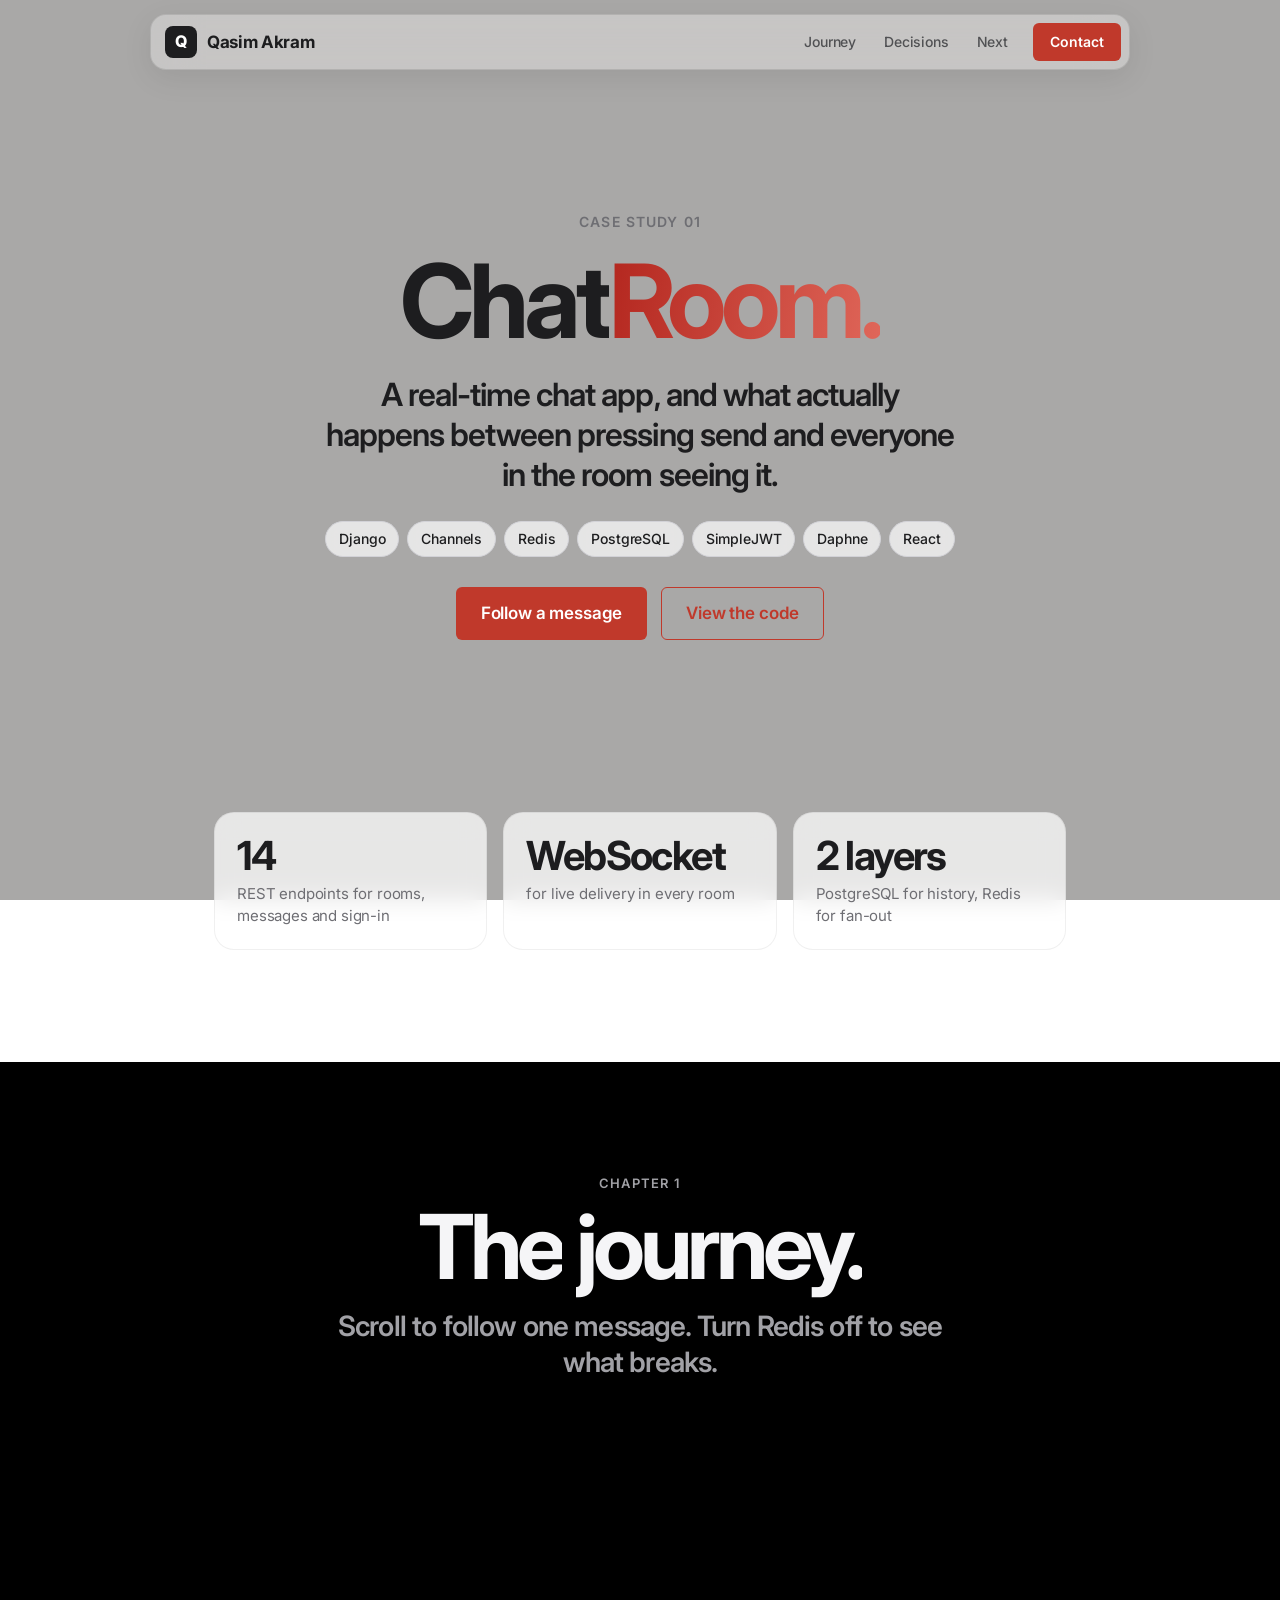
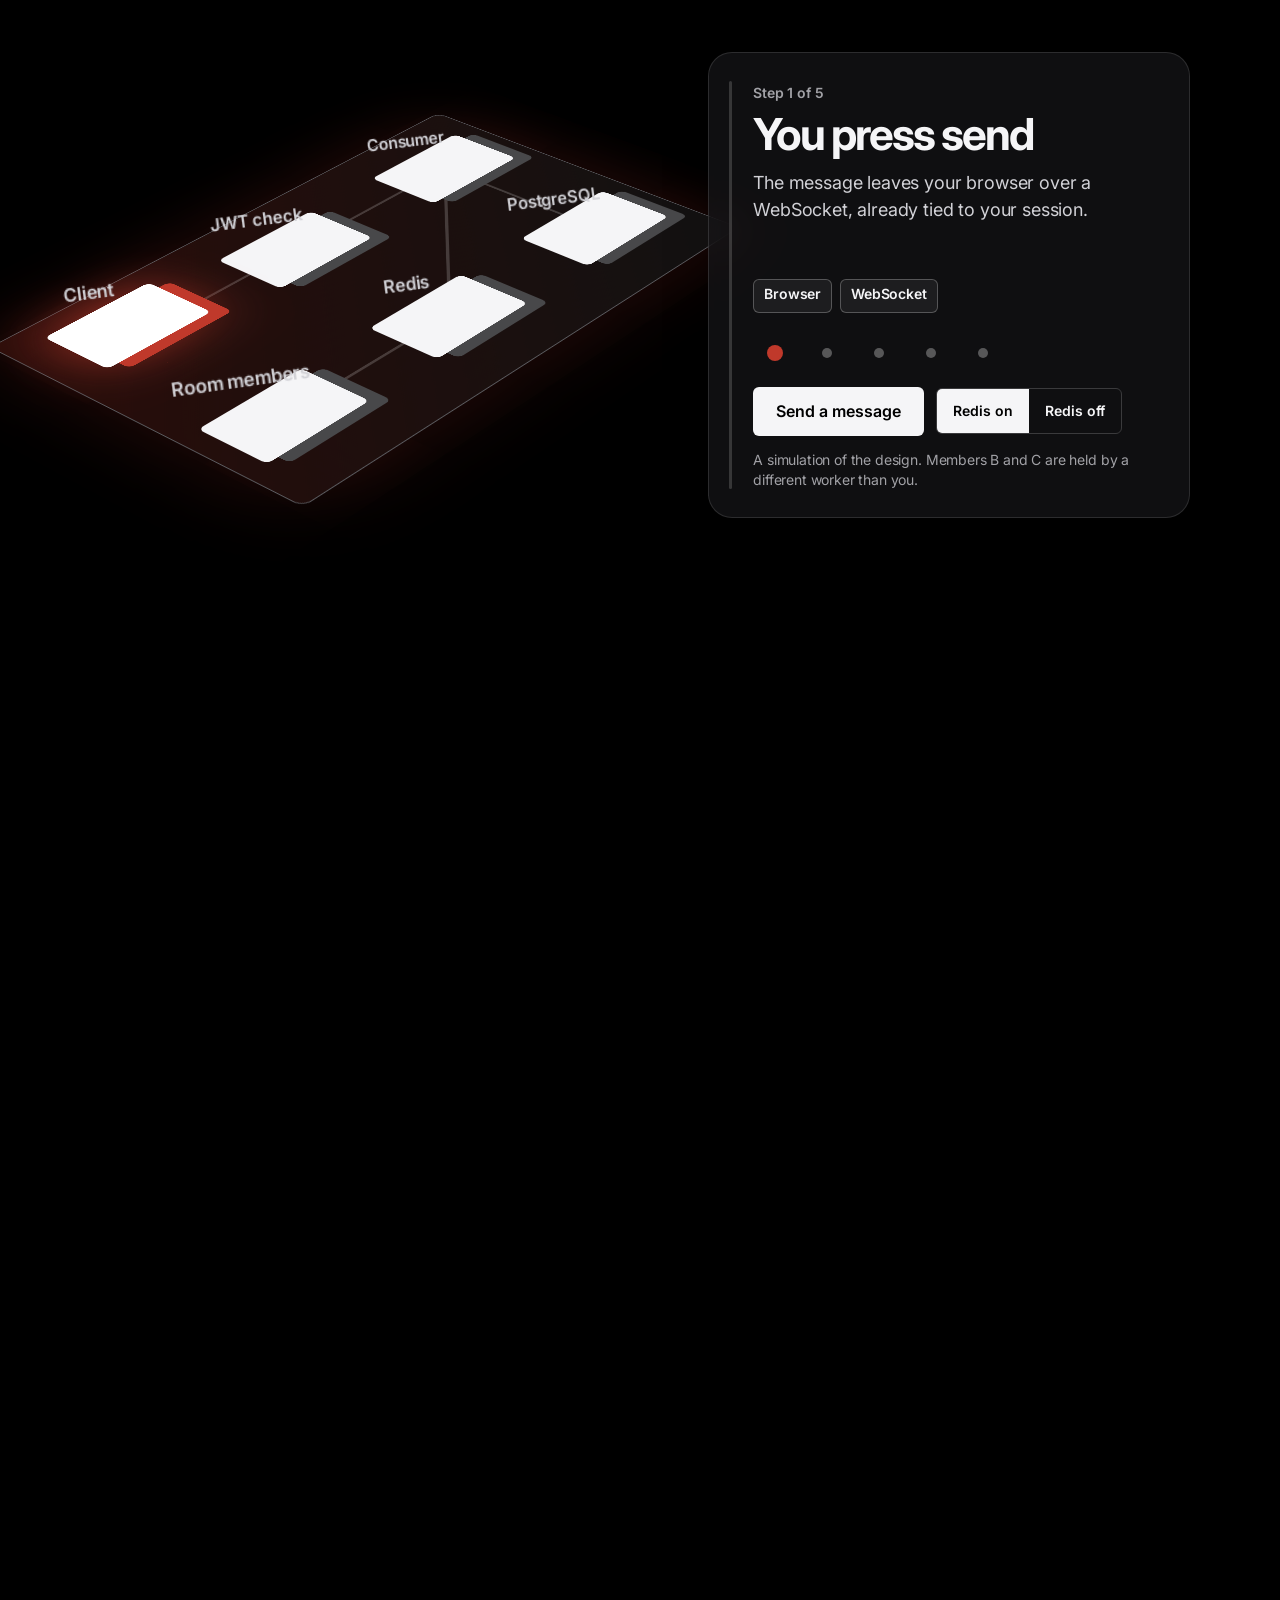
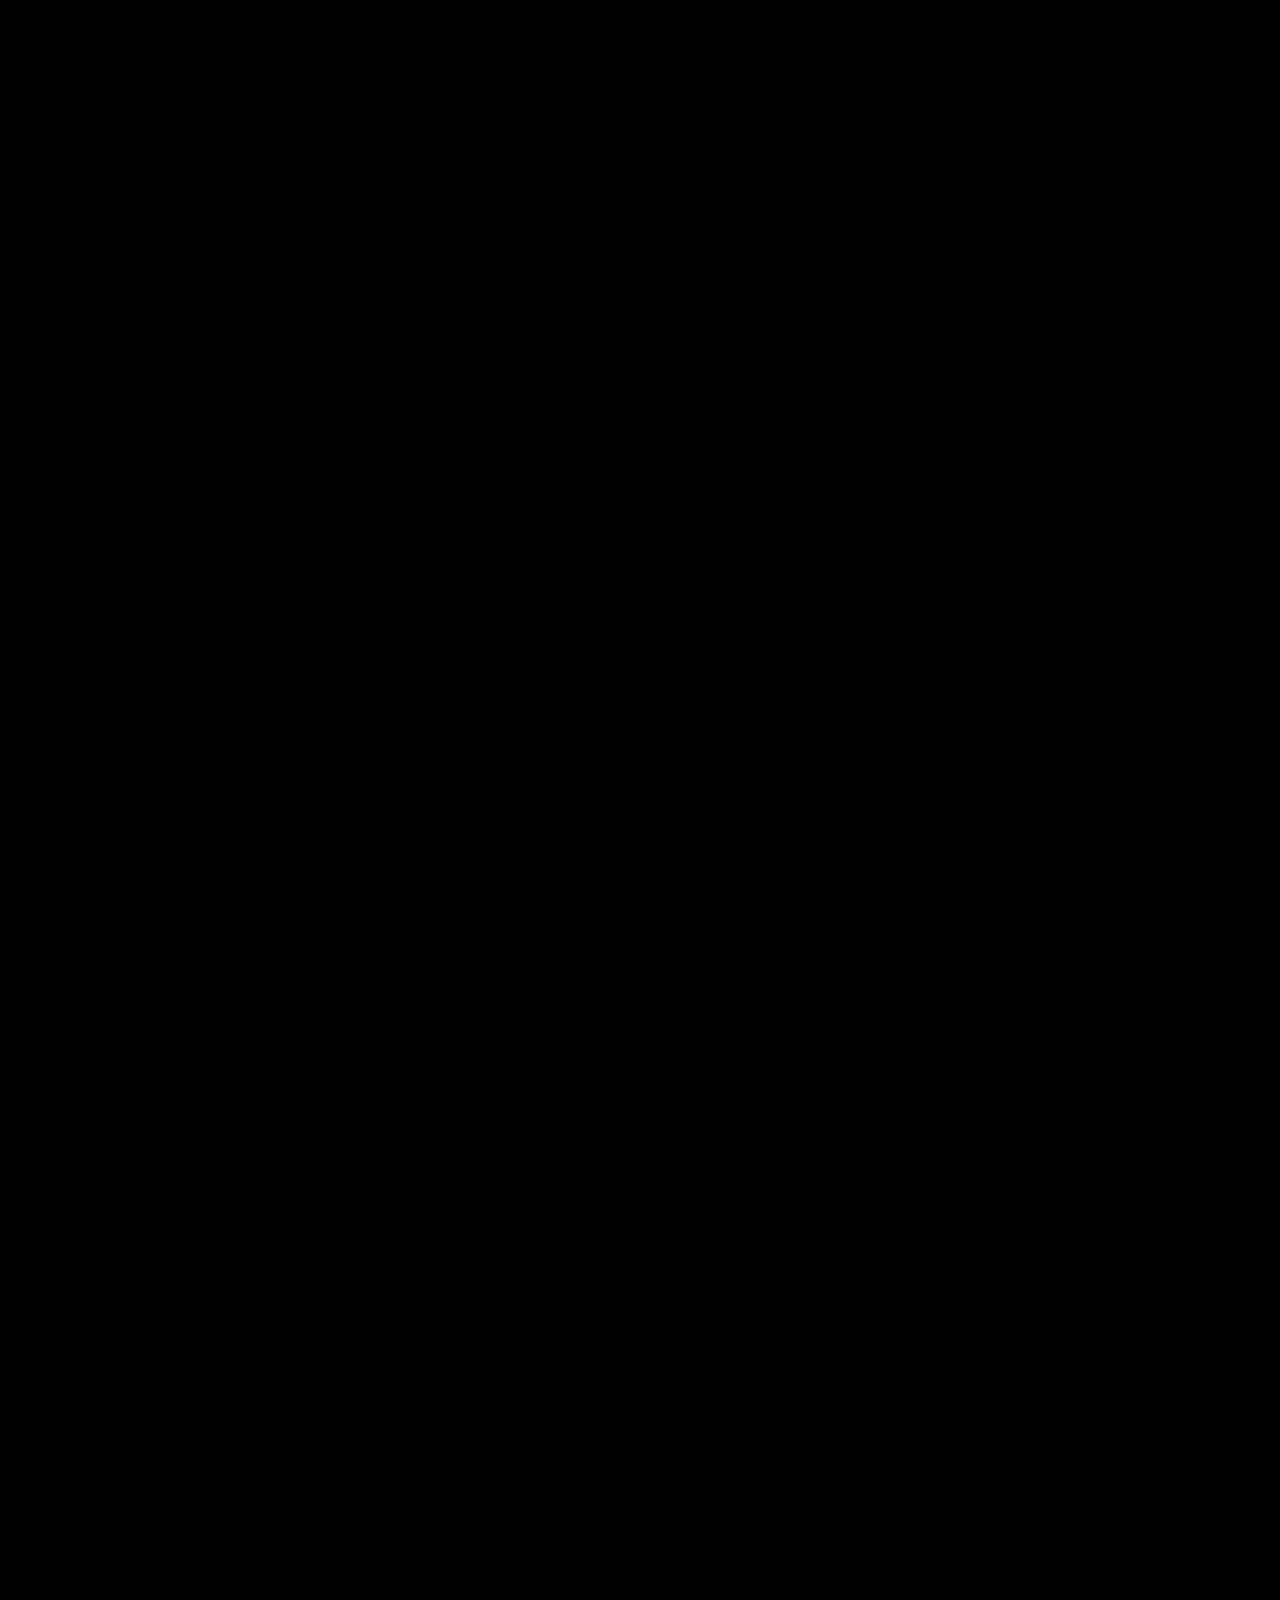
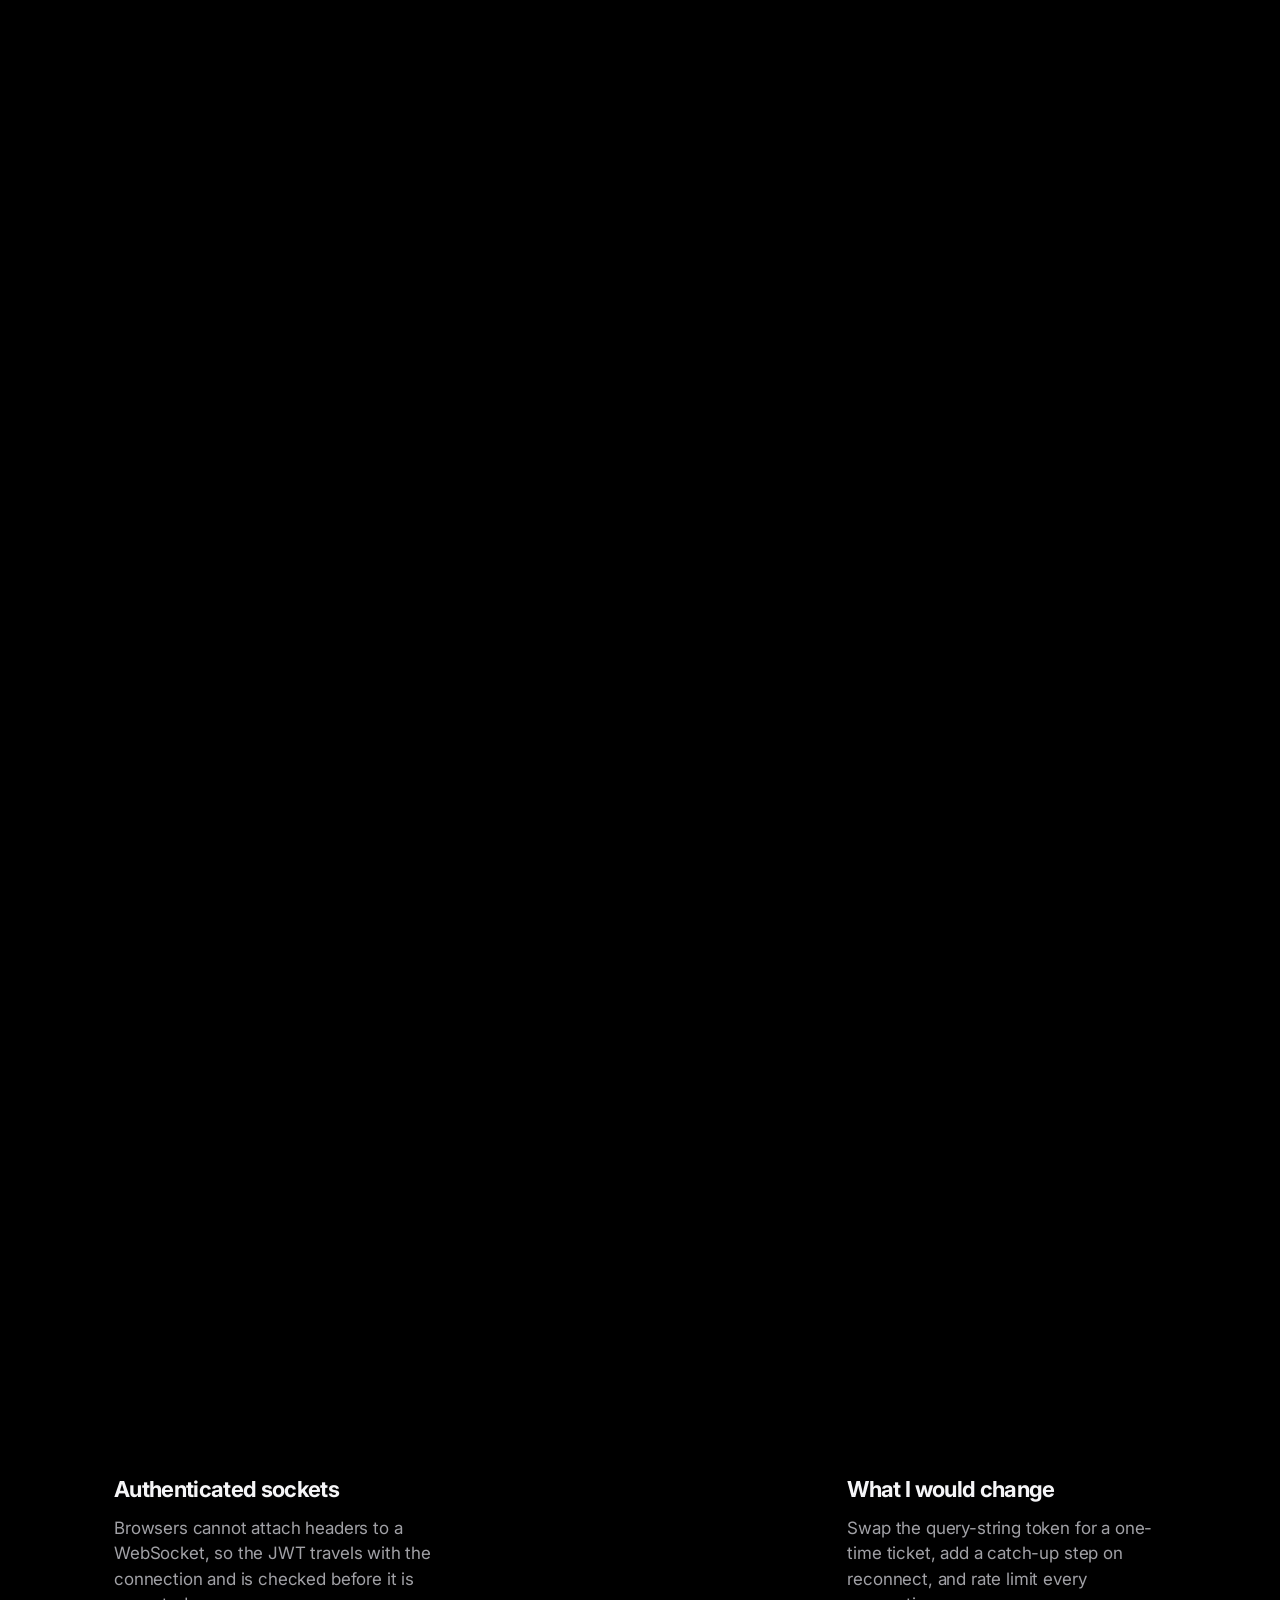
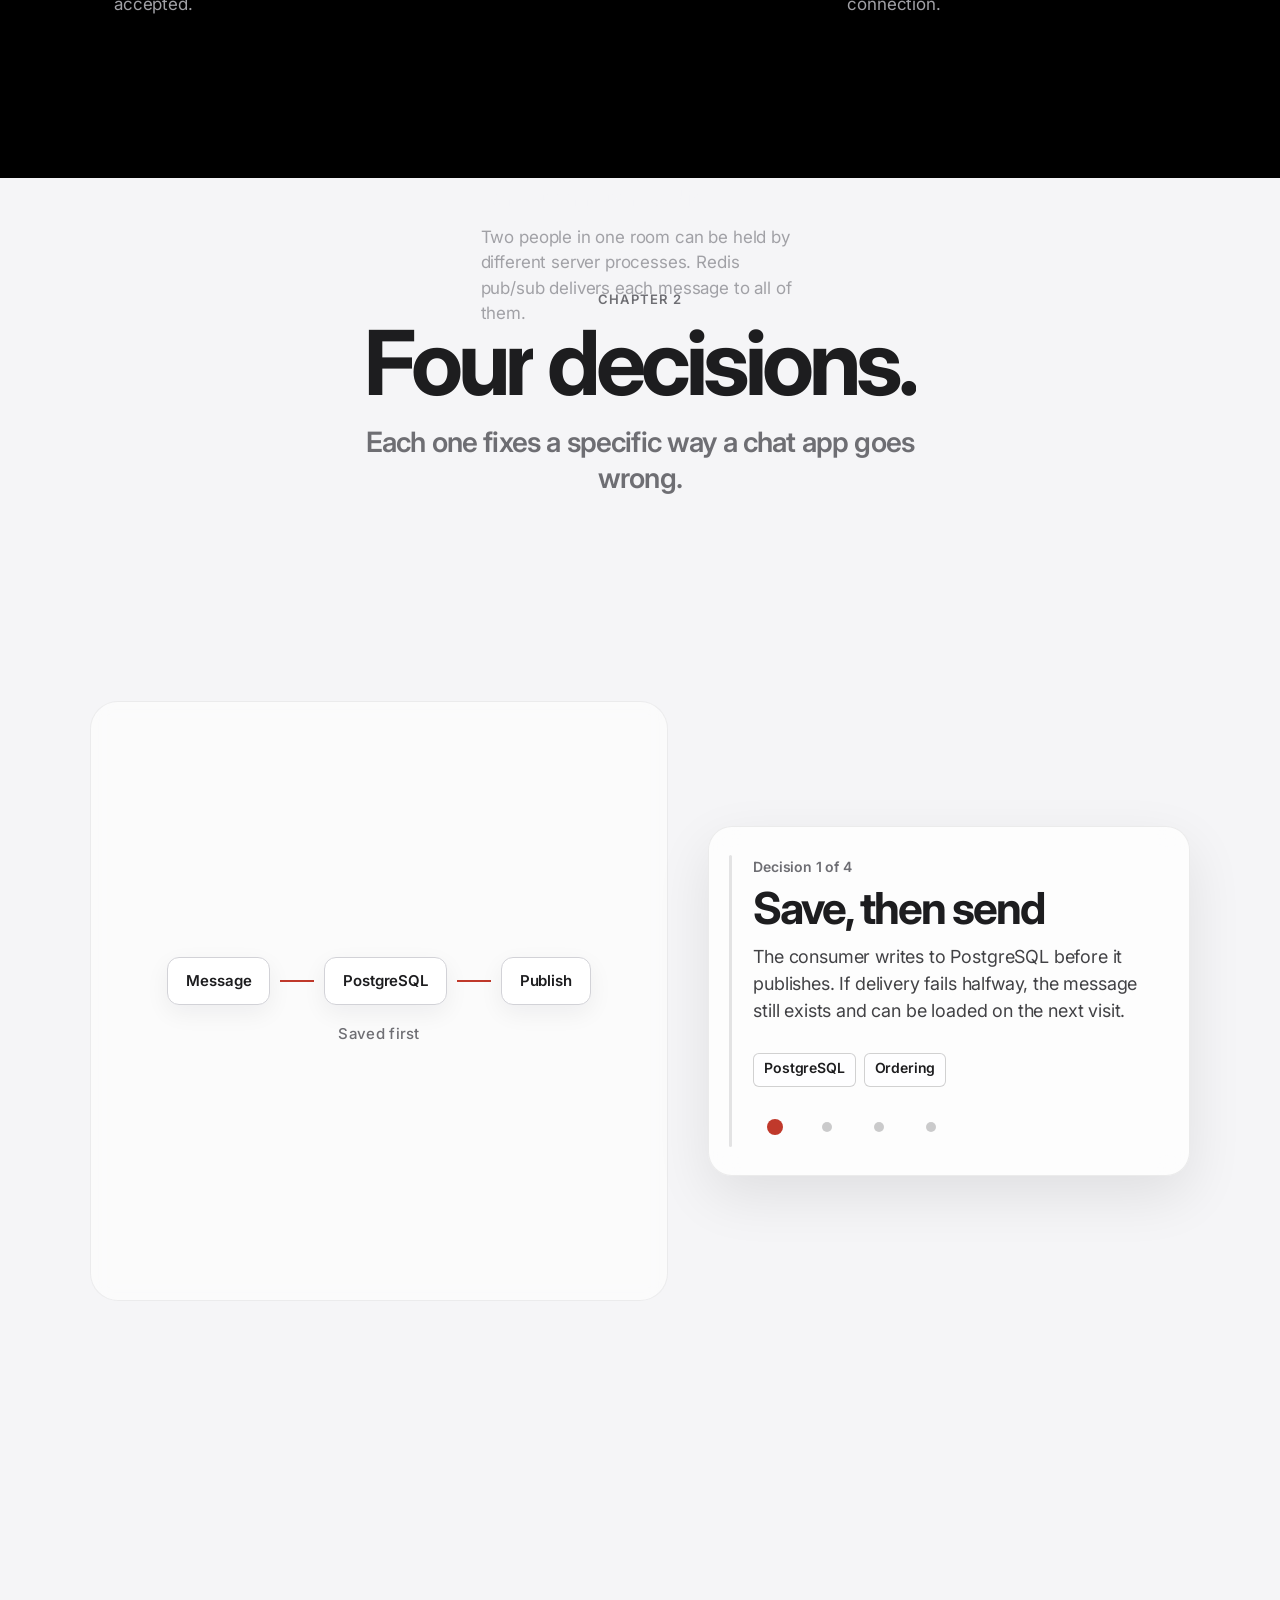
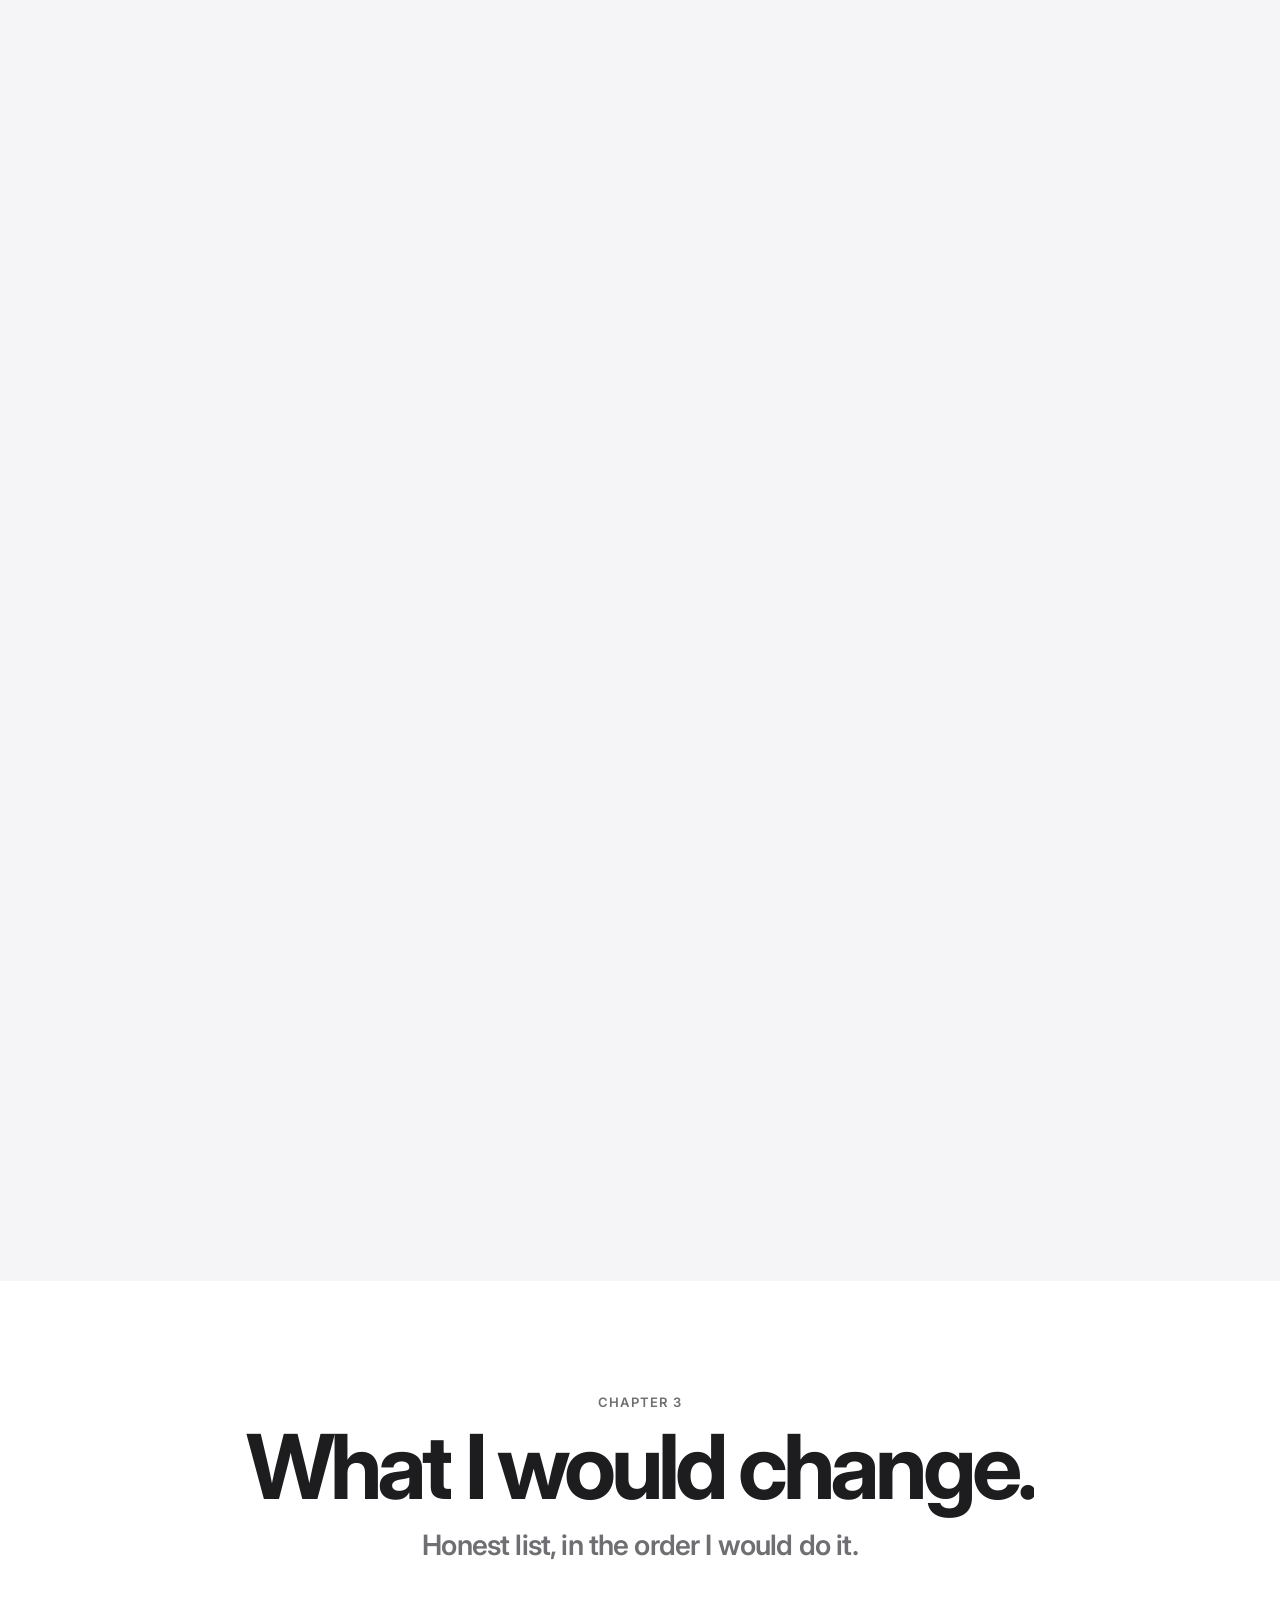
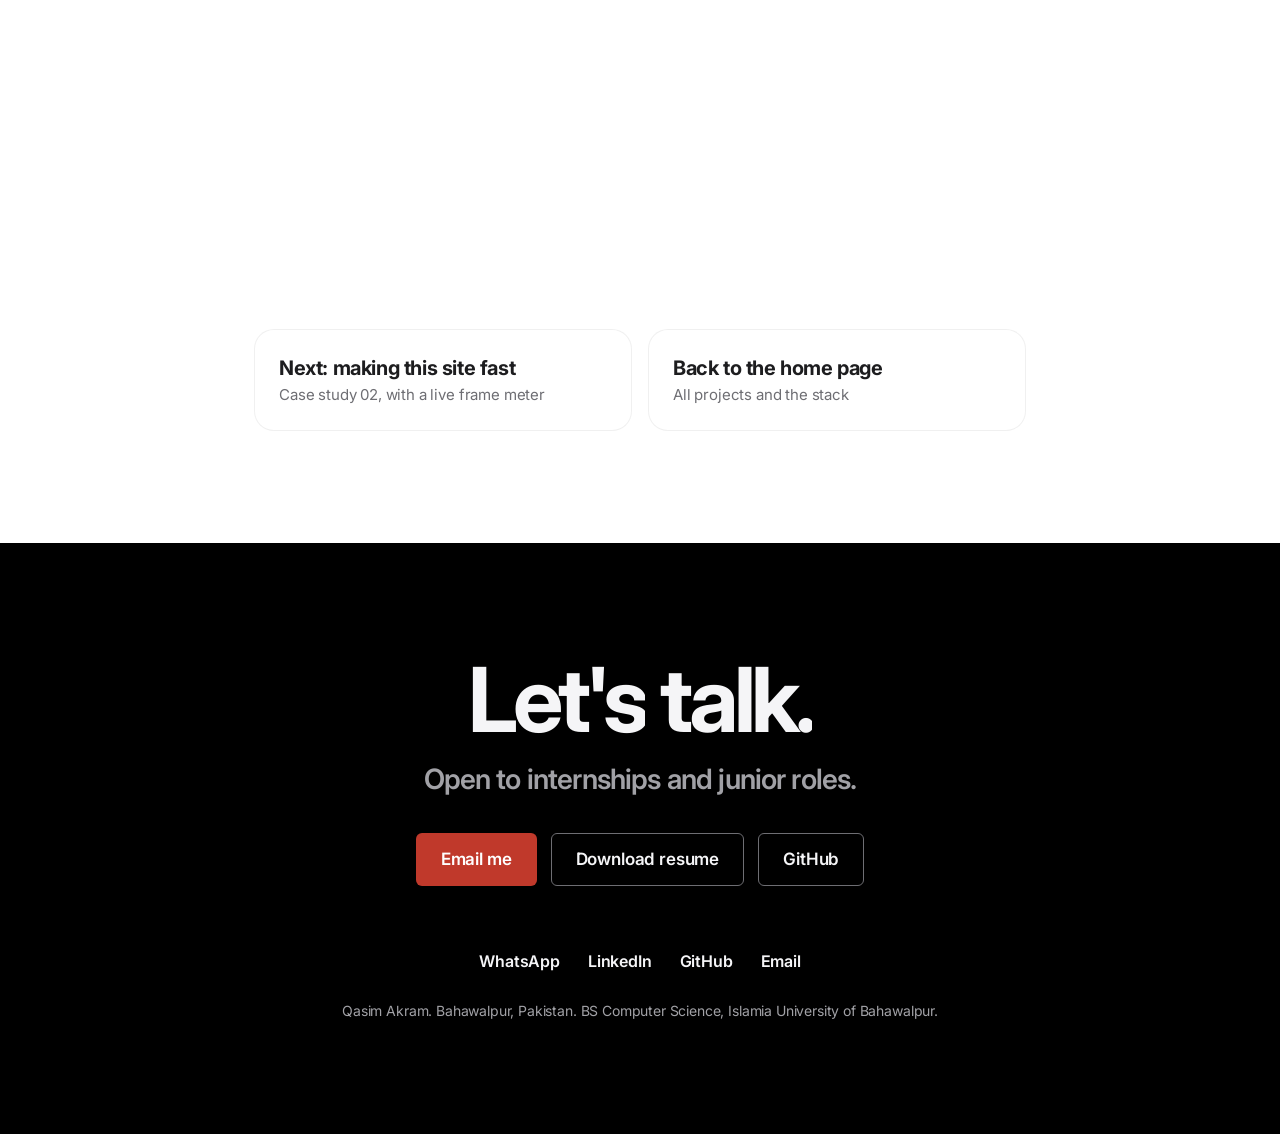
<file: case-chatroom.html>
<!DOCTYPE html>
<html lang="en">
<head>
<meta charset="UTF-8">
<meta name="viewport" content="width=device-width, initial-scale=1.0, viewport-fit=cover">
<meta name="theme-color" content="#ffffff">
<meta name="robots" content="index, follow">
<meta name="robots" content="max-image-preview:large">
<title>ChatRoom Architecture Case Study | Qasim Akram</title>
<meta name="description" content="Trace a ChatRoom message through authenticated WebSockets, Django Channels, Redis and PostgreSQL in this real-time chat case study.">
<link rel="canonical" href="https://qasimakram.vercel.app/case-chatroom">
<meta name="author" content="Muhammad Qasim Akram">
<meta property="og:type" content="article">
<meta property="og:title" content="ChatRoom Architecture Case Study | Qasim Akram">
<meta property="og:description" content="Follow a real-time chat message through authenticated WebSockets, Django Channels, Redis and PostgreSQL.">
<meta property="og:url" content="https://qasimakram.vercel.app/case-chatroom">
<meta property="og:image" content="https://qasimakram.vercel.app/img/og.jpg">
<meta property="og:image:alt" content="Qasim Akram portfolio preview">
<meta property="og:locale" content="en_US">
<meta name="twitter:card" content="summary_large_image">
<meta name="twitter:title" content="ChatRoom Architecture Case Study | Qasim Akram">
<meta name="twitter:description" content="An interactive walkthrough of ChatRoom's architecture and design decisions.">
<meta name="twitter:image" content="https://qasimakram.vercel.app/img/og.jpg">
<script type="application/ld+json">
{
  "@context": "https://schema.org",
  "@type": "TechArticle",
  "headline": "ChatRoom: A Real-Time Chat Message Journey",
  "author": {
    "@type": "Person",
    "name": "Muhammad Qasim Akram"
  },
  "datePublished": "2026-05-12",
  "url": "https://qasimakram.vercel.app/case-chatroom"
}
</script>
<link rel="icon" type="image/svg+xml" href="img/favicon.svg">
<link rel="preconnect" href="https://fonts.googleapis.com">
<link rel="preconnect" href="https://fonts.gstatic.com" crossorigin>
<link href="https://fonts.googleapis.com/css2?family=Inter:wght@400;500;600;700&display=swap" rel="stylesheet">
<link rel="stylesheet" href="site.css">
<link rel="stylesheet" href="case-studies.css">
</head>
<body>
<a class="skip" href="#main">Skip to content</a>
<div class="prog" id="prog" aria-hidden="true"></div>
<canvas class="bgfix" id="bgFixed" aria-hidden="true"></canvas>
<div class="floaters" id="floaters" aria-hidden="true"><i class="fl f1"></i><i class="fl f2"></i><i class="fl f3"></i><i class="fl f4"></i><i class="fl f5"></i><i class="fl f6"></i><i class="fl f7"></i><i class="fl f8"></i></div>

<header class="nav" id="nav">
  <div class="pill" id="pill">
    <a class="brand" href="/" aria-label="Qasim Akram, home"><i class="mark">Q</i><span>Qasim Akram</span></a>
    <nav class="menu" id="menu" aria-label="Sections">
      <span class="ind" id="ind" aria-hidden="true"></span>
<a href="#journey">Journey</a>
      <a href="#decisions">Decisions</a>
      <a href="#next">Next</a>
    </nav>
    <div class="reach">
      <button type="button" class="btn red sm" id="reachBtn" aria-expanded="false" aria-controls="reachPop">Contact</button>
      <div class="pop" id="reachPop" role="menu" hidden>
        <a role="menuitem" href="https://wa.me/923126442266" target="_blank" rel="noopener"><b>WhatsApp</b><span>+92 312 6442266</span></a>
        <a role="menuitem" href="mailto:qasimakram46@hotmail.com"><b>Email</b><span>qasimakram46@hotmail.com</span></a>
        <a role="menuitem" href="https://www.linkedin.com/in/qasimakram/" target="_blank" rel="me noopener"><b>LinkedIn</b><span>/in/qasimakram</span></a>
        <a role="menuitem" href="https://github.com/Muhammad-Qasim-Akram" target="_blank" rel="me noopener"><b>GitHub</b><span>Muhammad-Qasim-Akram</span></a>
        <a role="menuitem" href="img/Muhammad_Qasim_Akram_Resume.pdf"><b>Resume</b><span>PDF</span></a>
      </div>
    </div>
    <button class="burger" id="burger" aria-expanded="false" aria-controls="sheet" aria-label="Open menu"><span></span><span></span></button>
  </div>
  <div class="sheet" id="sheet" hidden>
    <nav aria-label="Sections"><a href="/">Home</a><a href="#journey">Journey</a><a href="#decisions">Decisions</a><a href="#next">Next</a><a href="#contact">Contact</a></nav>
    <div class="sheet-links">
      <a href="https://wa.me/923126442266" target="_blank" rel="noopener">WhatsApp</a>
      <a href="https://www.linkedin.com/in/qasimakram/" target="_blank" rel="me noopener">LinkedIn</a>
      <a href="https://github.com/Muhammad-Qasim-Akram" target="_blank" rel="me noopener">GitHub</a>
      <a href="mailto:qasimakram46@hotmail.com">Email</a>
    </div>
  </div>
</header>

<main id="main">
<section class="case-hero" id="top" data-mood="hero">
  <p class="kick">Case study 01</p>
  <h1>Chat<span class="grad">Room.</span></h1>
  <p class="lead">A real-time chat app, and what actually happens between pressing send and everyone in the room seeing it.</p>
  <ul class="chips" aria-label="Stack"><li>Django</li><li>Channels</li><li>Redis</li><li>PostgreSQL</li><li>SimpleJWT</li><li>Daphne</li><li>React</li></ul>
  <div class="row"><a class="btn red" href="#journey">Follow a message</a><a class="btn ghost" href="https://github.com/Muhammad-Qasim-Akram" target="_blank" rel="me noopener">View the code</a></div>
</section>

<section class="sec center" id="overview" data-mood="warm" style="padding-top:20px">
  <ul class="facts"><li><b>14</b><span>REST endpoints for rooms, messages and sign-in</span></li><li><b>WebSocket</b><span>for live delivery in every room</span></li><li><b>2 layers</b><span>PostgreSQL for history, Redis for fan-out</span></li></ul>
</section>

<!-- CHATROOM: pinned scroll story -->
<section class="sec dark pinsec" id="journey" data-mood="chat">
  <div class="wrap intro center">
    <p class="chap">Chapter 1</p><h2 class="big">The journey.</h2>
    <p class="sub">Scroll to follow one message. Turn Redis off to see what breaks.</p>
  </div>
  <div class="pinwrap" id="crPin" style="--n:5">
    <div class="pin">
      <div class="pin-grid">
        <div class="cr-stage" id="crStage" aria-label="3D view of a message travelling through ChatRoom. Drag to turn.">
          <div class="cr-plane" id="crPlane"></div>
        </div>
        <div class="story-card dk" aria-live="polite">
          <div class="rail" aria-hidden="true"><i id="crFill"></i></div>
          <p class="sc-step" id="crStep"></p>
          <h3 id="crTitle"></h3>
          <p class="sc-text" id="crText"></p>
          <div class="tags" id="crTags"></div>
          <div class="dots" id="crDots" role="group" aria-label="Steps"></div>
          <div class="sc-actions">
            <button type="button" class="btn light" id="send">Send a message</button>
            <div class="seg" role="group" aria-label="Redis">
              <button type="button" id="redisOn" aria-pressed="true">Redis on</button>
              <button type="button" id="redisOff" aria-pressed="false">Redis off</button>
            </div>
          </div>
          <p class="fine left">A simulation of the design. Members B and C are held by a different worker than you.</p>
        </div>
      </div>
    </div>
  </div>
  <div class="wrap outro center">
    <div class="cols">
      <div><h3>Authenticated sockets</h3><p>Browsers cannot attach headers to a WebSocket, so the JWT travels with the connection and is checked before it is accepted.</p></div>
      <div><h3>Fan-out through Redis</h3><p>Two people in one room can be held by different server processes. Redis pub/sub delivers each message to all of them.</p></div>
      <div><h3>What I would change</h3><p>Swap the query-string token for a one-time ticket, add a catch-up step on reconnect, and rate limit every connection.</p></div>
    </div>
    
  </div>
</section>



<section class="sec fog pinsec center" id="decisions" data-mood="cool">
  <div class="wrap intro"><p class="chap">Chapter 2</p><h2 class="big">Four decisions.</h2><p class="sub dim">Each one fixes a specific way a chat app goes wrong.</p></div>
  <div class="pinwrap" data-story data-label="Decision" id="dcPin" style="--n:4">
    <div class="pin"><div class="pin-grid">
      <div class="vis" aria-hidden="true"><div class="v"><i class="ring"></i><i class="ring"></i><i class="ring"></i><div class="flow"><span class="bx" style="--k:0">Message</span><i class="ar" style="--k:1"></i><span class="bx" style="--k:2">PostgreSQL</span><i class="ar" style="--k:3"></i><span class="bx" style="--k:4">Publish</span></div><p class="cap">Saved first</p></div><div class="v"><i class="ring"></i><i class="ring"></i><i class="ring"></i><div class="big-n">JWT</div><p class="cap">Checked before accept()</p></div><div class="v"><i class="ring"></i><i class="ring"></i><i class="ring"></i><div class="flow"><span class="bx" style="--k:0">Worker A</span><i class="ar" style="--k:1"></i><span class="bx" style="--k:2">Redis</span><i class="ar" style="--k:3"></i><span class="bx" style="--k:4">Worker B</span></div><p class="cap">One room, two processes</p></div><div class="v"><i class="ring"></i><i class="ring"></i><i class="ring"></i><div class="big-n">ASGI</div><p class="cap">HTTP and WebSockets together</p></div></div>
      <div class="story-card" aria-live="polite">
        <div class="rail" aria-hidden="true"><i></i></div>
        <p class="sc-step"></p><h3></h3><p class="sc-text"></p><div class="tags"></div>
        <div class="dots" role="group" aria-label="Decisions"></div>
      </div>
    </div></div>
    <script type="application/json">[{"t": "Save, then send", "d": "The consumer writes to PostgreSQL before it publishes. If delivery fails halfway, the message still exists and can be loaded on the next visit.", "g": ["PostgreSQL", "Ordering"]}, {"t": "Token before socket", "d": "Browsers cannot attach headers to a WebSocket, so the JWT rides along with the connection and is verified before the server accepts it.", "g": ["SimpleJWT", "Channels middleware"]}, {"t": "Redis between workers", "d": "Two people in one room can sit on different server processes. A channel layer on Redis passes each message to all of them.", "g": ["Redis pub/sub", "Channel layer"]}, {"t": "ASGI all the way", "d": "Daphne serves HTTP and WebSockets from the same Django project, so the REST API and the live part share one codebase and one auth system.", "g": ["Daphne", "Django REST Framework"]}]</script>
  </div>
</section>

<section class="sec center" id="next" data-mood="warm">
  <div class="wrap"><p class="chap">Chapter 3</p><h2 class="big">What I would change.</h2><p class="sub dim">Honest list, in the order I would do it.</p></div>
  <ol class="next" style="margin-top:40px">
    <li data-r="up"><div><b>One-time ticket instead of a query-string token</b><span>Tokens in URLs end up in logs. A short-lived ticket fixes that.</span></div></li>
    <li data-r="up"><div><b>Catch-up on reconnect</b><span>Ask the server for everything after the last message the client saw.</span></div></li>
    <li data-r="up"><div><b>Rate limit every connection</b><span>One noisy client should not be able to slow a room down.</span></div></li>
  </ol>
  <div class="xlinks"><a href="/case-portfolio"><b>Next: making this site fast</b><span>Case study 02, with a live frame meter</span></a><a href="/#highlights"><b>Back to the home page</b><span>All projects and the stack</span></a></div>
</section>

<!-- CONTACT -->
<section class="sec dark center" id="contact">
  <div class="wrap">
    <h2 class="big">Let's talk.</h2>
    <p class="sub">Open to internships and junior roles.</p>
    <div class="row c">
      <a class="btn red" href="mailto:qasimakram46@hotmail.com">Email me</a>
      <a class="btn line" href="img/Muhammad_Qasim_Akram_Resume.pdf">Download resume</a>
      <a class="btn line" href="https://github.com/Muhammad-Qasim-Akram" target="_blank" rel="me noopener">GitHub</a>
    </div>
    <ul class="social" aria-label="Find me elsewhere">
      <li><a href="https://wa.me/923126442266" target="_blank" rel="noopener">WhatsApp</a></li>
      <li><a href="https://www.linkedin.com/in/qasimakram/" target="_blank" rel="me noopener">LinkedIn</a></li>
      <li><a href="https://github.com/Muhammad-Qasim-Akram" target="_blank" rel="me noopener">GitHub</a></li>
      <li><a href="mailto:qasimakram46@hotmail.com">Email</a></li>
    </ul>
    <p class="foot">Qasim Akram. Bahawalpur, Pakistan. BS Computer Science, Islamia University of Bahawalpur.</p>
  </div>
</section>

</main>
<script src="site-interactions.js" defer></script>
</body>
</html>
</file>
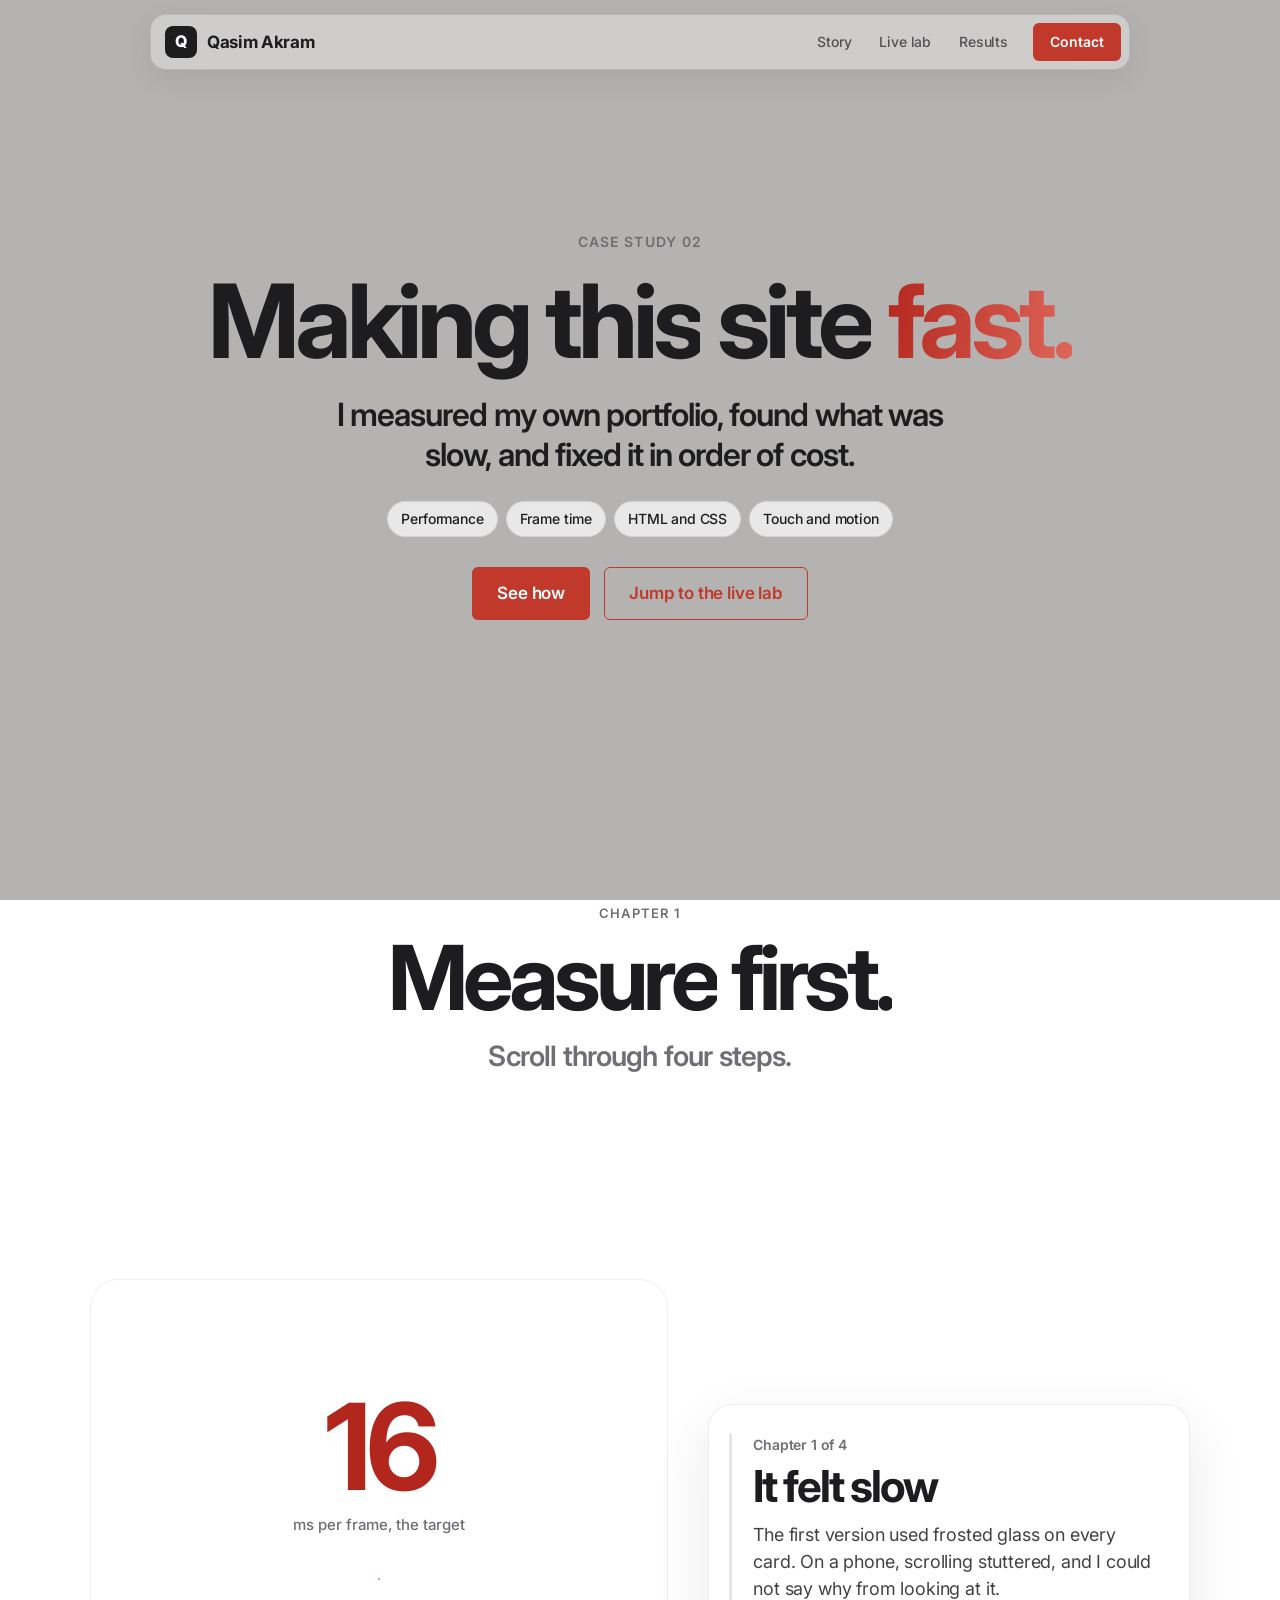
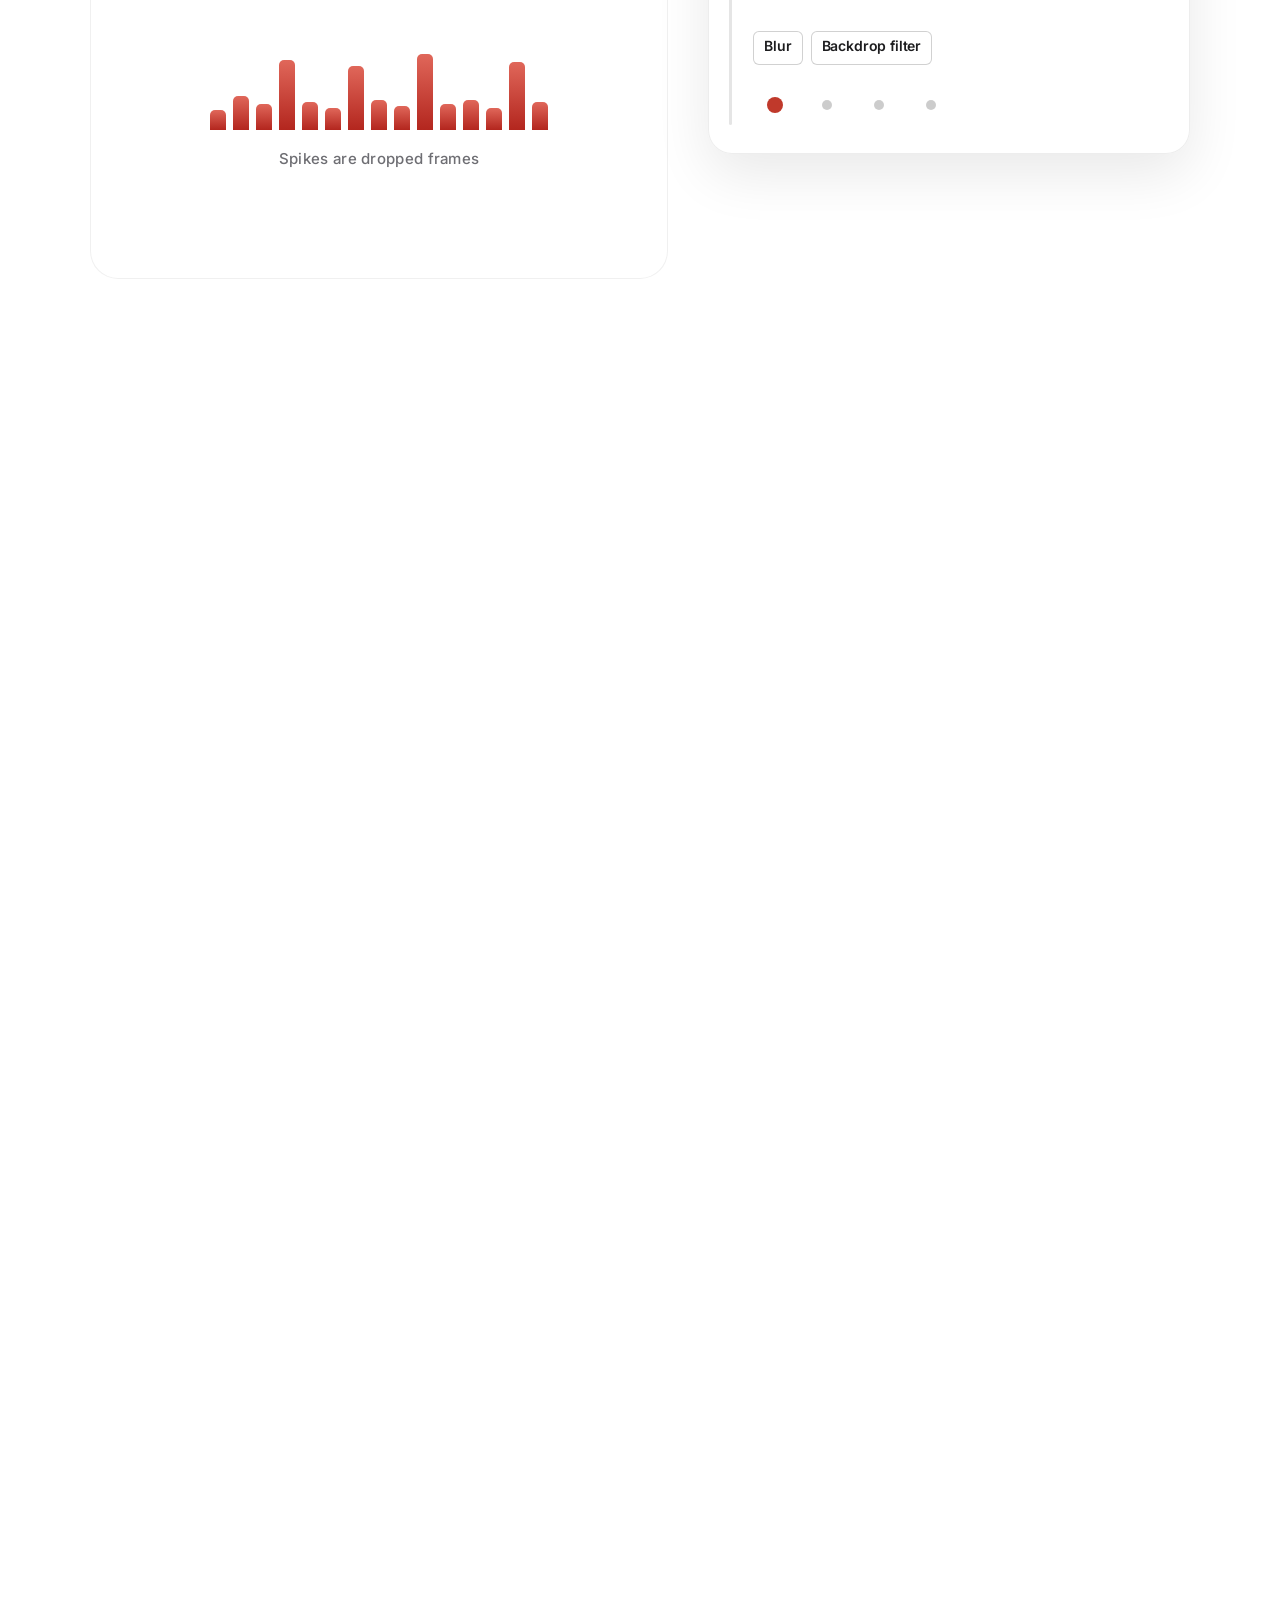
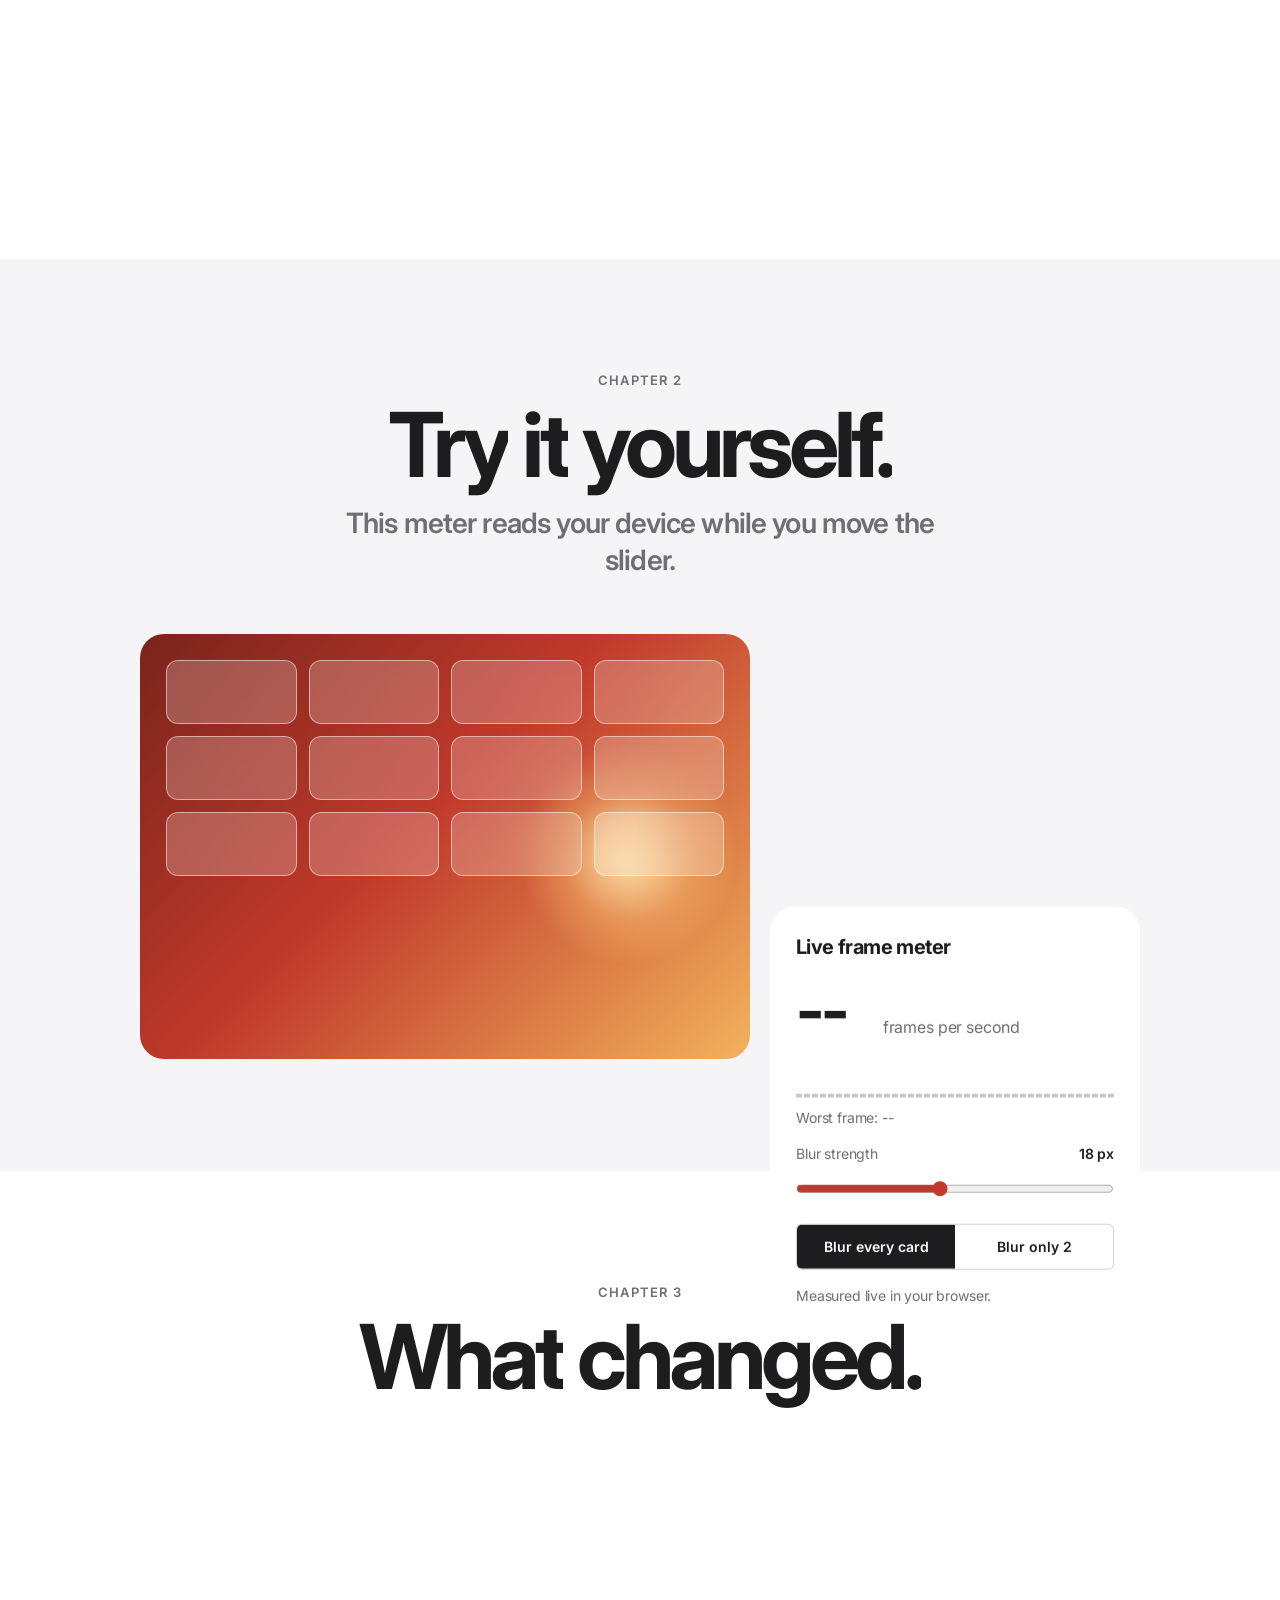
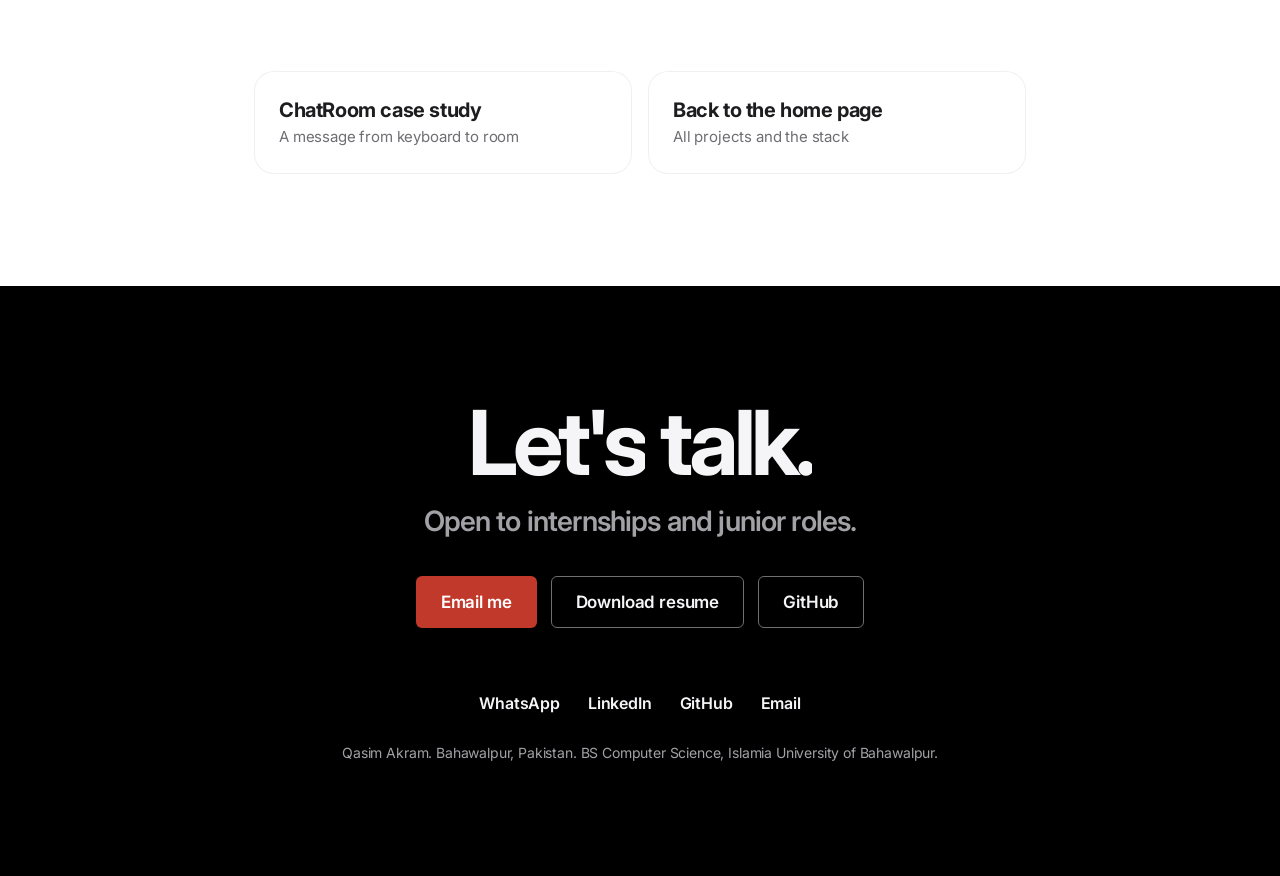
<file: case-portfolio.html>
<!DOCTYPE html>
<html lang="en">
<head>
<meta charset="UTF-8">
<meta name="viewport" content="width=device-width, initial-scale=1.0, viewport-fit=cover">
<meta name="theme-color" content="#ffffff">
<meta name="robots" content="index, follow">
<meta name="robots" content="max-image-preview:large">
<title>Portfolio Performance Case Study | Qasim Akram</title>
<meta name="description" content="See how I measured and improved my portfolio's performance, from reducing page weight to fixing an inefficient hover effect.">
<link rel="canonical" href="https://qasimakram.vercel.app/case-portfolio">
<meta name="author" content="Muhammad Qasim Akram">
<meta property="og:type" content="article">
<meta property="og:title" content="Portfolio performance case study | Qasim Akram">
<meta property="og:description" content="A practical performance audit with an interactive frame meter and reproductions of the fixes.">
<meta property="og:url" content="https://qasimakram.vercel.app/case-portfolio">
<meta property="og:image" content="https://qasimakram.vercel.app/img/og.jpg">
<meta property="og:image:alt" content="Qasim Akram portfolio preview">
<meta property="og:locale" content="en_US">
<meta name="twitter:card" content="summary_large_image">
<meta name="twitter:title" content="Portfolio performance case study | Qasim Akram">
<meta name="twitter:description" content="See what blur costs and how I fixed a card hover loop.">
<meta name="twitter:image" content="https://qasimakram.vercel.app/img/og.jpg">
<script type="application/ld+json">
{
  "@context": "https://schema.org",
  "@type": "TechArticle",
  "headline": "Making This Site Fast",
  "author": {
    "@type": "Person",
    "name": "Muhammad Qasim Akram"
  },
  "datePublished": "2025-10-18",
  "url": "https://qasimakram.vercel.app/case-portfolio"
}
</script>
<link rel="icon" type="image/svg+xml" href="img/favicon.svg">
<link rel="preconnect" href="https://fonts.googleapis.com">
<link rel="preconnect" href="https://fonts.gstatic.com" crossorigin>
<link href="https://fonts.googleapis.com/css2?family=Inter:wght@400;500;600;700&display=swap" rel="stylesheet">
<link rel="stylesheet" href="site.css">
<link rel="stylesheet" href="case-studies.css">
</head>
<body>
<a class="skip" href="#main">Skip to content</a>
<div class="prog" id="prog" aria-hidden="true"></div>
<canvas class="bgfix" id="bgFixed" aria-hidden="true"></canvas>
<div class="floaters" id="floaters" aria-hidden="true"><i class="fl f1"></i><i class="fl f2"></i><i class="fl f3"></i><i class="fl f4"></i><i class="fl f5"></i><i class="fl f6"></i><i class="fl f7"></i><i class="fl f8"></i></div>

<header class="nav" id="nav">
  <div class="pill" id="pill">
    <a class="brand" href="/" aria-label="Qasim Akram, home"><i class="mark">Q</i><span>Qasim Akram</span></a>
    <nav class="menu" id="menu" aria-label="Sections">
      <span class="ind" id="ind" aria-hidden="true"></span>
<a href="#story">Story</a>
      <a href="#lab">Live lab</a>
      <a href="#results">Results</a>
    </nav>
    <div class="reach">
      <button type="button" class="btn red sm" id="reachBtn" aria-expanded="false" aria-controls="reachPop">Contact</button>
      <div class="pop" id="reachPop" role="menu" hidden>
        <a role="menuitem" href="https://wa.me/923126442266" target="_blank" rel="noopener"><b>WhatsApp</b><span>+92 312 6442266</span></a>
        <a role="menuitem" href="mailto:qasimakram46@hotmail.com"><b>Email</b><span>qasimakram46@hotmail.com</span></a>
        <a role="menuitem" href="https://www.linkedin.com/in/qasimakram/" target="_blank" rel="me noopener"><b>LinkedIn</b><span>/in/qasimakram</span></a>
        <a role="menuitem" href="https://github.com/Muhammad-Qasim-Akram" target="_blank" rel="me noopener"><b>GitHub</b><span>Muhammad-Qasim-Akram</span></a>
        <a role="menuitem" href="img/Muhammad_Qasim_Akram_Resume.pdf"><b>Resume</b><span>PDF</span></a>
      </div>
    </div>
    <button class="burger" id="burger" aria-expanded="false" aria-controls="sheet" aria-label="Open menu"><span></span><span></span></button>
  </div>
  <div class="sheet" id="sheet" hidden>
    <nav aria-label="Sections"><a href="/">Home</a><a href="#story">Story</a><a href="#lab">Live lab</a><a href="#results">Results</a><a href="#contact">Contact</a></nav>
    <div class="sheet-links">
      <a href="https://wa.me/923126442266" target="_blank" rel="noopener">WhatsApp</a>
      <a href="https://www.linkedin.com/in/qasimakram/" target="_blank" rel="me noopener">LinkedIn</a>
      <a href="https://github.com/Muhammad-Qasim-Akram" target="_blank" rel="me noopener">GitHub</a>
      <a href="mailto:qasimakram46@hotmail.com">Email</a>
    </div>
  </div>
</header>

<main id="main">
<section class="case-hero" id="top" data-mood="hero">
  <p class="kick">Case study 02</p>
  <h1>Making this site <span class="grad">fast.</span></h1>
  <p class="lead">I measured my own portfolio, found what was slow, and fixed it in order of cost.</p>
  <ul class="chips"><li>Performance</li><li>Frame time</li><li>HTML and CSS</li><li>Touch and motion</li></ul>
  <div class="row"><a class="btn red" href="#story">See how</a><a class="btn ghost" href="#lab">Jump to the live lab</a></div>
</section>

<section class="sec center" id="story" data-mood="cool" style="padding-bottom:0">
  <div class="wrap intro"><p class="chap">Chapter 1</p><h2 class="big">Measure first.</h2><p class="sub dim">Scroll through four steps.</p></div>
  <div class="pinwrap" data-story data-label="Chapter" id="pfPin" style="--n:4">
    <div class="pin"><div class="pin-grid">
      <div class="vis" aria-hidden="true"><div class="v"><i class="ring"></i><i class="ring"></i><i class="ring"></i><div class="meter" style="color:#B3261E">16<small>ms per frame, the target</small></div><div class="bars"><i style="--h:20px;--k:0"></i><i style="--h:34px;--k:1"></i><i style="--h:26px;--k:2"></i><i style="--h:70px;--k:3"></i><i style="--h:28px;--k:4"></i><i style="--h:22px;--k:5"></i><i style="--h:64px;--k:6"></i><i style="--h:30px;--k:7"></i><i style="--h:24px;--k:8"></i><i style="--h:76px;--k:9"></i><i style="--h:26px;--k:10"></i><i style="--h:30px;--k:11"></i><i style="--h:22px;--k:12"></i><i style="--h:68px;--k:13"></i><i style="--h:28px;--k:14"></i></div><p class="cap">Spikes are dropped frames</p></div><div class="v"><i class="ring"></i><i class="ring"></i><i class="ring"></i><div class="big-n">ms</div><p class="cap">Read frame times, not impressions</p></div><div class="v"><i class="ring"></i><i class="ring"></i><i class="ring"></i><div class="bars ok"><i style="--h:22px;--k:0"></i><i style="--h:24px;--k:1"></i><i style="--h:20px;--k:2"></i><i style="--h:26px;--k:3"></i><i style="--h:22px;--k:4"></i><i style="--h:24px;--k:5"></i><i style="--h:21px;--k:6"></i><i style="--h:25px;--k:7"></i><i style="--h:23px;--k:8"></i><i style="--h:22px;--k:9"></i><i style="--h:24px;--k:10"></i><i style="--h:20px;--k:11"></i><i style="--h:26px;--k:12"></i><i style="--h:22px;--k:13"></i><i style="--h:24px;--k:14"></i></div><p class="cap">Same page, steadier frames</p></div><div class="v"><i class="ring"></i><i class="ring"></i><i class="ring"></i><div class="flow"><span class="bx" style="--k:0">Hover</span><i class="ar" style="--k:1"></i><span class="bx" style="--k:2">Tap</span><i class="ar" style="--k:3"></i><span class="bx" style="--k:4">Reduced motion</span></div><p class="cap">One effect, three ways in</p></div></div>
      <div class="story-card" aria-live="polite">
        <div class="rail" aria-hidden="true"><i></i></div>
        <p class="sc-step"></p><h3></h3><p class="sc-text"></p><div class="tags"></div>
        <div class="dots" role="group" aria-label="Chapters"></div>
      </div>
    </div></div>
    <script type="application/json">[{"t": "It felt slow", "d": "The first version used frosted glass on every card. On a phone, scrolling stuttered, and I could not say why from looking at it.", "g": ["Blur", "Backdrop filter"]}, {"t": "So I measured", "d": "I stopped guessing and read frame times. A smooth page draws every 16 ms. The meter below shows what your own device does.", "g": ["Frame time", "FPS"]}, {"t": "Fix the biggest cost first", "d": "Blur was the expensive part. Limiting it to the few cards that really need it cut the work per frame without changing how the page looks.", "g": ["Blur only what is needed"]}, {"t": "Check it on a phone", "d": "Hover effects have no touch equivalent, and some people turn motion off. Every effect now has a touch version and a reduced motion fallback.", "g": ["Touch parity", "Reduced motion"]}]</script>
  </div>
</section>

<section class="sec fog center" id="lab" data-mood="speed">
  <div class="wrap">
    <p class="chap">Chapter 2</p><h2 class="big">Try it yourself.</h2>
    <p class="sub dim">This meter reads your device while you move the slider.</p>
    <div class="lab">
      <div class="lab-view" id="labView">
        <div class="blob" id="blob"></div>
        <div class="tiles" id="tiles"></div>
      </div>
      <div class="lab-panel">
        <h3>Live frame meter</h3>
        <div class="fps"><b id="fps">--</b><span>frames per second</span></div>
        <div class="trace" id="trace" aria-hidden="true"></div>
        <p class="worst" id="worst">Worst frame: --</p>
        <label class="rng">Blur strength <output id="blurOut">18 px</output>
          <input type="range" id="blur" min="0" max="40" value="18">
        </label>
        <div class="seg two" role="group" aria-label="Which cards blur">
          <button type="button" id="mAll" aria-pressed="true">Blur every card</button>
          <button type="button" id="mTwo" aria-pressed="false">Blur only 2</button>
        </div>
        <p class="fine left" id="labNote">Measured live in your browser.</p>
      </div>
    </div>

    
  </div>
</section>

<section class="sec center" id="results" data-mood="warm">
  <div class="wrap"><p class="chap">Chapter 3</p><h2 class="big">What changed.</h2></div>
  <ul class="facts" style="margin-top:36px"><li data-r="up"><b>704 KB to 30 KB</b><span>Home page HTML, measured between two commits</span></li><li data-r="up"><b>Blur on 2</b><span>Instead of every card</span></li><li data-r="up"><b>Touch + reduced motion</b><span>For every hover effect</span></li></ul>
  <div class="xlinks"><a href="/case-chatroom"><b>ChatRoom case study</b><span>A message from keyboard to room</span></a><a href="/#highlights"><b>Back to the home page</b><span>All projects and the stack</span></a></div>
</section>

<!-- CONTACT -->
<section class="sec dark center" id="contact">
  <div class="wrap">
    <h2 class="big">Let's talk.</h2>
    <p class="sub">Open to internships and junior roles.</p>
    <div class="row c">
      <a class="btn red" href="mailto:qasimakram46@hotmail.com">Email me</a>
      <a class="btn line" href="img/Muhammad_Qasim_Akram_Resume.pdf">Download resume</a>
      <a class="btn line" href="https://github.com/Muhammad-Qasim-Akram" target="_blank" rel="me noopener">GitHub</a>
    </div>
    <ul class="social" aria-label="Find me elsewhere">
      <li><a href="https://wa.me/923126442266" target="_blank" rel="noopener">WhatsApp</a></li>
      <li><a href="https://www.linkedin.com/in/qasimakram/" target="_blank" rel="me noopener">LinkedIn</a></li>
      <li><a href="https://github.com/Muhammad-Qasim-Akram" target="_blank" rel="me noopener">GitHub</a></li>
      <li><a href="mailto:qasimakram46@hotmail.com">Email</a></li>
    </ul>
    <p class="foot">Qasim Akram. Bahawalpur, Pakistan. BS Computer Science, Islamia University of Bahawalpur.</p>
  </div>
</section>

</main>
<script src="site-interactions.js" defer></script>
</body>
</html>
</file>
<file: site.css>
:root{
  --white:#fff; --fog:#F5F5F7; --ink:#1D1D1F; --slate:#6E6E73; --line:#D2D2D7;
  --black:#000; --red:#C0392B; --coral:#F2A197; --dark-text:#F5F5F7; --dark-dim:#A1A1A6;
  --r:6px;
}
*{box-sizing:border-box;margin:0;padding:0}
html{scroll-behavior:smooth;scroll-padding-top:64px;-webkit-text-size-adjust:100%}
body{font-family:Inter,system-ui,-apple-system,"Segoe UI",sans-serif;color:var(--ink);background:var(--white);letter-spacing:-.01em;line-height:1.45;overflow-x:hidden}
a{color:inherit;text-decoration:none}
button{font:inherit;color:inherit;cursor:pointer;background:none;border:0}
:focus-visible{outline:3px solid #2D6CDF;outline-offset:3px;border-radius:4px}
.skip{position:absolute;left:-999px;top:8px;background:var(--ink);color:#fff;padding:10px 14px;border-radius:var(--r);z-index:50}
.skip:focus{left:8px}

/* buttons: rectangular, 6px */
.btn{display:inline-block;font-weight:600;font-size:17px;padding:13px 24px;border-radius:var(--r);border:1.5px solid transparent;text-align:center;transition:transform .2s,background .2s,color .2s}
.btn:active{transform:scale(.98)}
.btn.sm{font-size:14px;padding:8px 16px}
.btn.red{background:var(--red);color:#fff}
.btn.red:hover{background:#A93226}
.btn.ghost{border-color:var(--red);color:var(--red)}
.btn.ghost:hover{background:rgba(192,57,43,.08)}
.btn.light{background:var(--dark-text);color:#000}
.btn.line{border-color:#6E6E73;color:var(--dark-text)}
.btn.line:hover{border-color:#fff}
.row{display:flex;flex-wrap:wrap;gap:14px;justify-content:center;margin-top:30px}
.row.c{margin-top:36px}

/* type */
h1{font-weight:700;font-size:clamp(52px,9.4vw,128px);line-height:1;letter-spacing:-.055em}
h2{font-weight:700;font-size:clamp(34px,4.6vw,56px);letter-spacing:-.045em;line-height:1.05;margin-bottom:34px}
h2.big{font-size:clamp(46px,7vw,96px);letter-spacing:-.055em;line-height:1;margin-bottom:0}
h3{font-weight:700;letter-spacing:-.03em}
.grad{background:linear-gradient(100deg,#B3261E,#E0675A);-webkit-background-clip:text;background-clip:text;color:transparent}
.lead{margin:22px auto 0;font-size:clamp(21px,2.6vw,32px);line-height:1.25;font-weight:600;max-width:20em;letter-spacing:-.03em}
.mute{color:var(--slate)}
.sub{margin:16px auto 0;font-size:clamp(19px,2.4vw,28px);line-height:1.3;font-weight:600;max-width:22em;letter-spacing:-.03em;color:var(--dark-dim)}
.sub.dim{color:var(--slate)}
.sub.left{margin-left:0;margin-top:-18px;margin-bottom:34px;font-size:19px;font-weight:500}
.fine{margin-top:10px;font-size:14px;color:var(--dark-dim)}
.fine.left{color:var(--slate);margin-top:auto}
.foot{margin-top:80px;font-size:14px;color:var(--dark-dim)}

/* sections */
.sec{padding:112px 24px}
.sec.fog{background:var(--fog)}
.sec.dark{background:var(--black);color:var(--dark-text)}
.center{text-align:center}
.wrap{max-width:1100px;margin:0 auto}
.cols{display:grid;grid-template-columns:repeat(auto-fit,minmax(250px,1fr));gap:32px 48px;text-align:left;margin:72px 0 48px}
.cols h3{font-size:22px}
.cols p{margin-top:10px;font-size:17px;line-height:1.5;color:var(--dark-dim)}
.fog .cols p{color:var(--slate)}

/* hero */
.hero{position:relative;min-height:max(760px,100svh);height:100svh;padding:104px 0 0;overflow:hidden;display:flex;flex-direction:column;align-items:stretch;color:var(--ink);background:#F4F2EE}
.hero-topline{position:relative;z-index:2;display:flex;align-items:center;justify-content:space-between;width:min(1240px,100%);margin:0 auto;padding:0 clamp(20px,5vw,72px);color:rgba(29,29,31,.62);font-size:11px;font-weight:700;letter-spacing:.16em}
.hero-topline-mark{color:var(--red);font-size:20px}
.hero-title{position:relative;z-index:2;width:100%;margin:clamp(24px,5vh,54px) 0 0;overflow:hidden;font-size:clamp(72px,15.5vw,224px);font-weight:800;line-height:.9;letter-spacing:-.09em;white-space:nowrap}
.hero-title::before{content:"";position:absolute;z-index:-1;left:50%;top:50%;width:.58em;height:1.12em;transform:translate(-50%,-50%);background:var(--red)}
.hero-title-window{display:block;overflow:hidden;mask-image:linear-gradient(90deg,transparent,#000 8%,#000 92%,transparent);-webkit-mask-image:linear-gradient(90deg,transparent,#000 8%,#000 92%,transparent)}
.hero-title-track{display:flex;width:max-content;animation:hero-title-roll 24s linear infinite;will-change:transform}
.hero-title-set{position:relative;display:block;flex:none;padding-right:.24em;color:#171719}
.hero-title-outline{position:absolute;left:0;top:.035em;transform:translateX(.035em);-webkit-text-stroke:1px rgba(29,29,31,.38);color:transparent}
.hero-intro{position:relative;z-index:2;margin:clamp(20px,3.5vh,38px) auto 0;padding:0 20px;text-align:center}
.hero-name{font-size:clamp(14px,1.5vw,18px);font-weight:700;letter-spacing:.015em}
.hero-name span{color:rgba(29,29,31,.62);font-weight:500}
.hero .lead{margin:8px auto 0;font-size:clamp(16px,2vw,21px);line-height:1.4;font-weight:500;letter-spacing:0;color:rgba(29,29,31,.76)}
.hero .row{margin-top:18px}
.hero-orbit{position:relative;z-index:1;width:min(780px,100vw);height:clamp(360px,49vh,460px);flex:0 0 auto;margin:auto auto 0;overflow:visible;--orbit-radius:clamp(150px,25vw,270px)}
.hero-orbit-track{position:absolute;inset:0;transform-origin:50% 50%;animation:hero-orbit-roll 38s linear infinite;will-change:transform}
.hero-orbit:hover .hero-orbit-track,.hero-orbit:focus-within .hero-orbit-track{animation-play-state:paused}
.hero-project{position:absolute;left:50%;top:50%;display:flex;flex-direction:column;gap:8px;width:clamp(138px,16vw,205px);color:var(--ink);text-align:left;text-decoration:none;transform:translate(-50%,-50%) rotate(var(--orbit-angle)) translateY(calc(-1 * var(--orbit-radius))) rotate(calc(-1 * var(--orbit-angle)));transition:filter .3s}
.hero-project:nth-child(1){--orbit-angle:0deg}
.hero-project:nth-child(2){--orbit-angle:72deg}
.hero-project:nth-child(3){--orbit-angle:144deg}
.hero-project:nth-child(4){--orbit-angle:216deg}
.hero-project:nth-child(5){--orbit-angle:288deg}
.hero-project:hover,.hero-project:focus-visible{z-index:2;filter:drop-shadow(0 14px 22px rgba(0,0,0,.2))}
.hero-project-image{display:block;width:100%;aspect-ratio:1.42;overflow:hidden;border:1px solid rgba(29,29,31,.12);border-radius:8px;background:#e4e1dc;box-shadow:0 12px 30px rgba(20,18,16,.14)}
.hero-project:first-child .hero-project-image{aspect-ratio:1}
.hero-project-image img{display:block;width:100%;height:100%;object-fit:cover;transition:transform .6s cubic-bezier(.22,1,.36,1),filter .4s}
.hero-project:hover .hero-project-image img,.hero-project:focus-visible .hero-project-image img{transform:scale(1.08);filter:saturate(1.12)}
.hero-project-label{display:flex;align-items:baseline;justify-content:space-between;gap:8px;padding:0 2px;color:rgba(29,29,31,.62);font-size:10px;letter-spacing:.02em}
.hero-project-label b{color:var(--ink);font-size:11px;letter-spacing:.1em}
@keyframes hero-title-roll{to{transform:translate3d(-50%,0,0)}}
@keyframes hero-orbit-roll{to{transform:rotate(360deg)}}
.stackview{position:relative;max-width:1000px;margin:36px auto 0;display:grid;grid-template-columns:minmax(0,1fr) 250px;gap:0 20px;align-items:center}
.stack-stage{height:620px;perspective:2400px;touch-action:pan-y;cursor:grab;position:relative;user-select:none;-webkit-user-select:none}
.stack-stage:active{cursor:grabbing}
.stack{position:absolute;left:50%;top:50%;width:540px;height:350px;margin:-175px 0 0 -270px;transform-style:preserve-3d;transform:rotateX(var(--rx,62deg)) rotateZ(var(--rz,-36deg));transition:transform .5s cubic-bezier(.22,1,.36,1)}
.stack.drag{transition:none}
.layer{position:absolute;inset:0;transform-style:preserve-3d;transform:translateZ(calc(var(--i)*92px + var(--lift,0px)));transition:transform .45s cubic-bezier(.22,1,.36,1)}
.layer.on{--lift:44px}
.l0{--i:0}.l1{--i:1}.l2{--i:2}.l3{--i:3}
.face{position:absolute;inset:0;border-radius:18px;background:rgba(245,245,247,.94);border:1px solid #C7C7CC;transition:box-shadow .3s,border-color .3s,background .3s}
.l0 .face{background:#E8E8ED;box-shadow:0 60px 80px rgba(0,0,0,.2)}
.l2 .face{background:rgba(255,255,255,.92)}
.layer.on .face{border-color:var(--red);box-shadow:0 0 60px rgba(192,57,43,.28)}
.face.top{background:linear-gradient(135deg,#fff,#F7E3DF);border:1.5px solid var(--red)}
.bar{position:absolute;left:34px;height:12px;background:#C7C7CC;border-radius:4px}
.bar.w1{top:34px;width:150px;background:var(--ink);height:14px}
.bar.w2{top:64px;width:260px}.bar.w3{top:84px;width:200px}
.blk{position:absolute;top:130px;width:112px;height:64px;background:#fff;border:1px solid #C7C7CC;border-radius:8px;left:162px}
.blk.a{left:34px;background:var(--red);border-color:var(--red)}
.blk:nth-of-type(6){left:290px}
.layer-list{list-style:none;text-align:left;display:flex;flex-direction:column;gap:6px}
.layer-list button{display:block;width:100%;text-align:left;padding:14px 16px;border-radius:12px;border:1.5px solid transparent;transition:background .3s,border-color .3s,color .3s,transform .35s cubic-bezier(.22,1,.36,1)}
.layer-list button:hover,.layer-list button:focus-visible{background:var(--fog);border-color:rgba(192,57,43,.22);color:var(--red);transform:translateX(4px)}
.layer-list button.on{border-color:var(--red);background:#fff}
.layer-list b{display:block;font-size:20px;letter-spacing:-.02em}
.layer-list span{display:block;font-size:15px;color:var(--slate);line-height:1.4;margin-top:2px;transition:color .3s}
.layer-list button:hover span,.layer-list button:focus-visible span{color:var(--ink)}
.hint{grid-column:1/-1;font-size:14px;color:var(--slate);padding:8px 0 56px}

/* highlights */
.cards{display:grid;grid-template-columns:repeat(auto-fit,minmax(240px,1fr));gap:20px}
.card{background:#fff;border-radius:24px;padding:32px 28px 28px;min-height:300px;display:flex;flex-direction:column;justify-content:space-between;gap:24px;transition:transform .4s cubic-bezier(.22,1,.36,1),box-shadow .4s,border-color .3s}
.card:hover,.card:focus-visible{transform:translateY(-6px);box-shadow:0 22px 44px rgba(0,0,0,.12),inset 0 0 0 1px rgba(192,57,43,.3)}
.card h3{font-size:28px;line-height:1.12;letter-spacing:-.04em;transition:color .3s}
.card p{font-size:16px;line-height:1.45;color:var(--slate);transition:color .3s}
.more{display:inline-block;margin-top:14px;font-weight:600;font-size:15px;color:var(--red);transition:color .3s,transform .35s cubic-bezier(.22,1,.36,1)}
.card:hover h3,.card:focus-visible h3{color:var(--red)}
.card:hover p,.card:focus-visible p{color:var(--ink)}
.card:hover .more,.card:focus-visible .more{color:#8F2B20;transform:translateX(4px)}
#highlights .card{position:relative;border:1px solid transparent}
#highlights .card:hover,#highlights .card:focus-visible{transform:translateY(-2px);border-color:rgba(192,57,43,.28);box-shadow:0 14px 30px rgba(0,0,0,.08)}
#highlights .card h3{transition:color .25s}
#highlights .card:hover h3,#highlights .card:focus-visible h3{color:var(--red)}

/* chatroom demo */
.cr-stage{position:relative;height:520px;max-width:900px;margin:30px auto 10px;perspective:2200px;touch-action:pan-y;cursor:grab;user-select:none;-webkit-user-select:none}
.cr-stage:active{cursor:grabbing}
.cr-plane{position:absolute;left:50%;top:50%;width:560px;height:340px;margin:-170px 0 0 -280px;transform-style:preserve-3d;transform:scale(1.2) rotateX(var(--rx,60deg)) rotateZ(var(--rz,-34deg));transition:transform .5s cubic-bezier(.22,1,.36,1)}
.cr-plane.drag{transition:none}
.cr-base{position:absolute;inset:0;border:1.5px solid #5A5A5E;background:linear-gradient(135deg,rgba(192,57,43,.22),rgba(255,255,255,.07));border-radius:10px;box-shadow:0 0 90px rgba(192,57,43,.25)}
.node{transform-style:preserve-3d;position:absolute;width:116px;height:72px;background:#F5F5F7;border-radius:6px;box-shadow:12px 12px 0 #48484A;transition:background .25s,box-shadow .25s,transform .25s}
.node.hot{background:#fff;box-shadow:12px 12px 0 var(--red),0 0 60px rgba(192,57,43,.8);transform:translateZ(14px)}
.node.dead{background:#3A3A3C;box-shadow:12px 12px 0 #232325}
.node.miss{background:#5A2A25;box-shadow:12px 12px 0 #2A1311}
.lb{position:absolute;left:50%;bottom:calc(100% + 8px);white-space:nowrap;font-size:15px;font-weight:600;color:#D1D1D6;transform:translateX(-50%) rotateZ(calc(var(--rz,-34deg)*-1)) rotateX(calc(var(--rx,60deg)*-1));transform-origin:50% 100%}
.node.hot .lb{color:#fff}
.cr-ui{display:flex;flex-wrap:wrap;gap:14px;justify-content:center;align-items:center;margin-top:10px}
.seg{display:inline-flex;border:1.5px solid #3A3A3C;border-radius:var(--r);overflow:hidden}
.seg button{padding:11px 22px;font-size:15px;font-weight:600;color:var(--dark-text);min-height:44px}
.seg button[aria-pressed=true]{background:var(--dark-text);color:#000}
.status{margin-top:18px;font-size:18px;font-weight:600;min-height:28px}

/* performance lab */
.lab{display:flex;flex-wrap:wrap;gap:20px;max-width:1000px;margin:56px auto 0;text-align:left}
.lab-view{flex:1 1 520px;min-height:340px;border-radius:24px;overflow:hidden;position:relative;background:linear-gradient(135deg,#7A241B,#C0392B 45%,#F2B25C)}
.blob{position:absolute;width:220px;height:220px;border-radius:50%;background:radial-gradient(closest-side,rgba(255,236,180,.95),rgba(255,200,120,.35) 60%,transparent);left:0;top:0;will-change:transform}
.tiles{position:absolute;inset:26px;display:grid;grid-template-columns:repeat(4,1fr);gap:12px;align-content:start}
.tile{height:64px;border-radius:12px;background:rgba(255,255,255,.22);border:1px solid rgba(255,255,255,.5);backdrop-filter:blur(var(--b,18px));-webkit-backdrop-filter:blur(var(--b,18px))}
.tile.off{backdrop-filter:none;-webkit-backdrop-filter:none;background:rgba(255,255,255,.3)}
.lab-panel{flex:1 1 280px;background:#fff;border-radius:24px;padding:26px;display:flex;flex-direction:column;gap:16px}
.lab-panel h3{font-size:20px}
.fps{display:flex;align-items:baseline;gap:10px}
.fps b{font-size:64px;letter-spacing:-.05em;line-height:1;min-width:1.2em}
.fps span{font-size:16px;color:var(--slate)}
.fps.bad b{color:var(--red)}
.trace{height:40px;display:flex;align-items:flex-end;gap:2px;overflow:hidden}
.trace i{display:block;flex:1;min-width:2px;background:#C7C7CC;border-radius:1px}
.trace i.bad{background:var(--red)}
.worst{font-size:14px;color:var(--slate);margin-top:-6px}
.rng{display:block;font-size:14px;color:var(--slate)}
.rng output{float:right;font-weight:600;color:var(--ink)}
.rng input{width:100%;margin-top:10px;accent-color:var(--red);height:28px}
.seg.two{border-color:var(--line);width:100%}
.seg.two button{flex:1;color:var(--ink);font-size:14px;padding:10px 6px}
.seg.two button[aria-pressed=true]{background:var(--ink);color:#fff}

/* projects */
.project-heading{display:flex;justify-content:space-between;align-items:flex-end;gap:32px;margin-bottom:32px}
.project-kicker{margin:0 0 10px;font-size:12px;font-weight:700;letter-spacing:.14em;text-transform:uppercase;color:var(--slate)}
.project-heading h2{margin-bottom:0}
.project-intro{max-width:380px;font-size:18px;line-height:1.5;color:var(--slate)}
.project-grid{display:grid;grid-template-columns:repeat(2,minmax(0,1fr));gap:22px}
.project-card,.certificate-card{position:relative;isolation:isolate;min-width:0;min-height:330px;overflow:hidden;border:1px solid rgba(0,0,0,.1);border-radius:24px;background:#fff;box-shadow:0 12px 32px rgba(0,0,0,.055);transition:transform .65s cubic-bezier(.22,1,.36,1),box-shadow .65s,border-color .35s}
.project-card::before,.certificate-card::before,.spec-card::before{content:"";position:absolute;z-index:0;left:-14%;bottom:-180%;width:128%;height:180%;border-radius:50% 50% 0 0 / 8% 11% 0 0;background:radial-gradient(240px circle at var(--mx,50%) var(--my,0%),rgba(255,255,255,.16),transparent 72%),linear-gradient(145deg,#19191B 0%,#070708 64%,#121214 100%);transform:rotate(-4deg);transition:bottom .85s cubic-bezier(.22,1,.36,1),transform .85s cubic-bezier(.22,1,.36,1);pointer-events:none}
.project-card::after,.certificate-card::after,.spec-card::after{content:"";position:absolute;z-index:1;left:-14%;bottom:-28%;width:128%;height:36%;border-top:1px solid rgba(255,255,255,.3);border-radius:50%;opacity:0;transform:translate3d(0,20%,0) rotate(-4deg);transition:bottom .85s cubic-bezier(.22,1,.36,1),opacity .4s,transform .85s cubic-bezier(.22,1,.36,1);pointer-events:none}
.project-card:hover,.project-card:focus-within,.certificate-card:hover,.certificate-card:focus-within,.spec-card:hover{transform:translateY(-4px);border-color:rgba(0,0,0,.75);box-shadow:0 24px 56px rgba(0,0,0,.17)}
.project-card:hover::before,.project-card:focus-within::before,.certificate-card:hover::before,.certificate-card:focus-within::before,.spec-card:hover::before{bottom:-8%;transform:rotate(0)}
.project-card:hover::after,.project-card:focus-within::after,.certificate-card:hover::after,.certificate-card:focus-within::after,.spec-card:hover::after{bottom:42%;opacity:.55;transform:translate3d(0,0,0) rotate(0)}
.project-card-body{position:relative;z-index:2;display:flex;min-height:330px;flex-direction:column;align-items:flex-start;padding:24px 26px 26px}
.project-card-top{display:flex;width:100%;align-items:center;justify-content:space-between;gap:14px;margin-bottom:30px}
.project-card-meta{display:flex;min-width:0;align-items:center;gap:11px;color:var(--slate);font-size:11px;font-weight:700;letter-spacing:.12em;text-transform:uppercase;transition:color .4s}
.project-card-meta span:first-child{display:grid;width:34px;height:34px;place-items:center;border:1px solid var(--line);border-radius:50%;font-variant-numeric:tabular-nums;letter-spacing:0}
.project-card-thumb{display:block;flex:0 0 124px;width:124px;height:76px;object-fit:contain;overflow:hidden;border:1px solid rgba(0,0,0,.1);border-radius:11px;background:#101012;transition:transform .65s cubic-bezier(.22,1,.36,1)}
.project-card:hover .project-card-thumb,.project-card:focus-within .project-card-thumb{transform:scale(1.035)}
.project-card h3{font-size:clamp(25px,2.7vw,34px);line-height:1.08;letter-spacing:-.045em;transition:color .4s}
.project-card p{max-width:44ch;margin-top:9px;color:var(--slate);font-size:15px;line-height:1.5;transition:color .4s}
.project-tags{display:flex;flex-wrap:wrap;gap:7px;margin:17px 0 20px;padding:0;list-style:none}
.project-tags li{padding:5px 9px;border:1px solid var(--line);border-radius:999px;color:var(--slate);font-size:11px;font-weight:600;transition:color .4s,border-color .4s,background-color .4s}
.project-links{display:flex;flex-wrap:wrap;gap:18px;margin-top:auto;padding-top:8px}
.project-links a{display:inline-flex;align-items:center;gap:6px;border-bottom:1px solid transparent;color:var(--ink);font-size:14px;font-weight:700;transition:color .35s,border-color .35s}
.project-links a span{transition:transform .35s}
.project-links a:hover span,.project-links a:focus-visible span{transform:translate(2px,-2px)}
.project-card:hover .project-card-meta,.project-card:focus-within .project-card-meta,.project-card:hover h3,.project-card:focus-within h3,.project-card:hover .project-links a,.project-card:focus-within .project-links a,.certificate-card:hover .project-card-meta,.certificate-card:focus-within .project-card-meta,.certificate-card:hover h3,.certificate-card:focus-within h3,.certificate-card:hover .project-links a,.certificate-card:focus-within .project-links a{color:#fff}
.project-card:hover p,.project-card:focus-within p,.certificate-card:hover p,.certificate-card:focus-within p{color:rgba(255,255,255,.74)}
.project-card:hover .project-card-meta span:first-child,.project-card:focus-within .project-card-meta span:first-child,.certificate-card:hover .project-card-meta span:first-child,.certificate-card:focus-within .project-card-meta span:first-child{border-color:rgba(255,255,255,.36)}
.project-card:hover .project-tags li,.project-card:focus-within .project-tags li{border-color:rgba(255,255,255,.24);background:rgba(255,255,255,.06);color:rgba(255,255,255,.82)}
.project-card:hover .project-links a,.project-card:focus-within .project-links a,.certificate-card:hover .project-links a,.certificate-card:focus-within .project-links a{border-color:rgba(255,255,255,.42)}

/* certificates */
.certificate-heading{align-items:center}
.certificate-wheel{position:relative;flex:0 0 96px;width:96px;height:96px;border:1px solid rgba(0,0,0,.15);border-radius:50%}
.certificate-wheel::before{content:"";position:absolute;inset:10px;border:1px dashed rgba(0,0,0,.22);border-radius:50%}
.certificate-wheel::after{content:"";position:absolute;top:-4px;left:50%;width:8px;height:8px;border-radius:50%;background:var(--red)}
.certificate-wheel span{position:absolute;top:50%;left:50%;width:28px;height:28px;border-radius:50%;background:var(--red);box-shadow:0 0 0 8px rgba(192,57,43,.12);transform:translate(-50%,-50%)}
.certificate-wheel i{position:absolute;top:50%;right:12px;width:7px;height:7px;border-radius:50%;background:var(--ink);transform:translateY(-50%)}
.certificate-grid{display:grid;grid-template-columns:repeat(3,minmax(0,1fr));gap:22px}
.certificate-card{min-height:306px}
.certificate-card-body{min-height:306px}
.certificate-card h3{font-size:clamp(23px,2.1vw,30px)}
.certificate-stamp{display:grid;flex:0 0 40px;width:40px;height:40px;place-items:center;border:1px solid rgba(0,0,0,.13);border-radius:50%;color:var(--slate);font-size:9px;font-weight:700;letter-spacing:.08em;transition:color .4s,border-color .4s}
.certificate-card:hover .certificate-stamp,.certificate-card:focus-within .certificate-stamp{border-color:rgba(255,255,255,.36);color:#fff}

/* tech specs */
.specs{display:grid;grid-template-columns:repeat(2,minmax(0,1fr));gap:12px}
.spec-card{position:relative;isolation:isolate;overflow:hidden;min-width:0;min-height:140px;padding:23px 24px;border:1px solid rgba(0,0,0,.09);border-radius:18px;background:rgba(255,255,255,.74);box-shadow:0 8px 24px rgba(0,0,0,.035);transition:transform .55s cubic-bezier(.22,1,.36,1),box-shadow .55s,border-color .35s}
.spec-card dt,.spec-card dd{position:relative;z-index:2;transition:color .4s}
.spec-card dt{color:var(--slate);font-size:12px;font-weight:700;letter-spacing:.12em;text-transform:uppercase}
.spec-card dd{margin-top:13px;color:var(--ink);font-size:19px;font-weight:500;line-height:1.45}
.spec-card:hover dt,.spec-card:hover dd{color:#fff}
@supports (-webkit-text-stroke: .75px red){
  #highlights .card:hover h3,#highlights .card:focus-visible h3{color:transparent;-webkit-text-stroke:1px var(--red)}
}

/* responsive */
@media (max-width:900px){
  .stackview{grid-template-columns:1fr}
  .stack-stage{height:460px}
  .stack{transform:scale(.72) rotateX(var(--rx,62deg)) rotateZ(var(--rz,-36deg))}
  .layer-list{display:grid;grid-template-columns:repeat(2,1fr);gap:8px}
  .cr-stage{height:420px}
  .cr-plane{transform:scale(.74) rotateX(var(--rx,60deg)) rotateZ(var(--rz,-34deg))}
  .certificate-grid{grid-template-columns:repeat(2,minmax(0,1fr))}
}
@media (max-width:760px){
  .sec{padding:80px 20px}
  .hero{height:auto;min-height:max(760px,100svh);padding:94px 0 0}
  .hero-title{font-size:clamp(64px,18vw,138px)}
  .hero-orbit{width:100vw;height:clamp(360px,52vh,440px);--orbit-radius:clamp(145px,26vw,195px)}
  .hero-project{width:clamp(118px,24vw,170px)}
  .project-heading{display:block}
  .project-intro{max-width:440px;margin-top:16px}
  .certificate-wheel{display:none}
  .lab-view{min-height:300px}
  .tile{height:54px}
}
@media (max-width:620px){
  .project-grid,.specs{grid-template-columns:1fr}
  .certificate-grid{grid-template-columns:1fr}
  .project-card,.project-card-body{min-height:310px}
  .project-card-body{padding:22px}
  .project-card-thumb{flex-basis:110px;width:110px;height:70px}
  .spec-card{min-height:125px;padding:20px}
}
@media (max-width:480px){
  .hero-topline{font-size:9px;letter-spacing:.12em}
  .hero-topline>span:last-child{display:none}
  .hero-title{font-size:clamp(58px,16.5vw,76px)}
  .hero-intro{margin-top:22px}
  .hero-name span{display:block;margin-top:3px}
  .hero .row{gap:10px}
  .hero .btn{font-size:14px;padding:11px 15px}
  .hero-orbit{height:clamp(340px,48vh,400px);--orbit-radius:clamp(126px,34vw,154px)}
  .hero-project{width:clamp(102px,29vw,132px);gap:6px}
  .hero-project-label{font-size:8px}
  .hero-project-label b{font-size:9px}
  .hero-project-image{border-radius:6px}
}
@media (max-width:480px){
  .stack-stage{height:380px}
  .stack{transform:scale(.58) rotateX(var(--rx,62deg)) rotateZ(var(--rz,-36deg))}
  .cr-stage{height:340px}
  .cr-plane{transform:scale(.58) rotateX(var(--rx,60deg)) rotateZ(var(--rz,-34deg))}
  .layer-list{grid-template-columns:1fr}
  .tiles{grid-template-columns:repeat(3,1fr);inset:18px}
  .card{min-height:240px}
  .btn{font-size:16px}
}
@media (prefers-reduced-motion:reduce){
  html{scroll-behavior:auto}
  *{transition:none!important;animation:none!important}
  .hero-title-track{width:100%;justify-content:center;transform:none}
  .hero-title-set:nth-child(2){display:none}
  .hero-title-window{mask-image:none;-webkit-mask-image:none}
}

/* extras */
.sr,.visually-hidden{position:absolute;width:1px;height:1px;overflow:hidden;clip:rect(0 0 0 0);white-space:nowrap}
.prog{position:fixed;left:0;top:0;height:3px;width:100%;background:var(--red);transform:scaleX(0);transform-origin:0 50%;z-index:60}
.marq{overflow:hidden;border-top:1px solid var(--line);border-bottom:1px solid var(--line);background:#fff;padding:20px 0}
.marq-track{display:flex;width:max-content;animation:marq 48s linear infinite}
.marq:hover .marq-track{animation-play-state:paused}
.marq-set{display:flex;gap:44px;padding-right:44px}
.marq-set span{font-size:17px;font-weight:600;color:var(--slate);white-space:nowrap}
@keyframes marq{to{transform:translateX(-50%)}}
.card{position:relative;overflow:hidden}
.card::before{content:"";position:absolute;inset:0;background:radial-gradient(260px circle at var(--mx,50%) var(--my,0%),rgba(192,57,43,.14),transparent 70%);opacity:0;transition:opacity .4s;pointer-events:none}
.card:hover::before,.card:focus-visible::before{opacity:1}
.card>*{position:relative}
@media (prefers-reduced-motion:reduce){.marq-track{animation:none;flex-wrap:wrap;width:auto}.marq-set[aria-hidden]{display:none}.marq-set{flex-wrap:wrap;padding:0 24px}}

/* ===== navbar: floating pill ===== */
.nav{position:fixed;left:0;right:0;top:0;z-index:40;display:flex;justify-content:center;padding:14px 16px 0;pointer-events:none}
.pill{pointer-events:auto;display:flex;align-items:center;gap:6px;width:min(980px,100%);height:56px;padding:0 8px 0 10px;border-radius:16px;background:rgba(255,255,255,.34);backdrop-filter:saturate(180%) blur(24px);-webkit-backdrop-filter:saturate(180%) blur(24px);border:1px solid rgba(0,0,0,.1);box-shadow:0 8px 30px rgba(0,0,0,.08);transition:width .5s cubic-bezier(.22,1,.36,1),box-shadow .3s,background .3s,border-color .3s}
.nav.scrolled .pill{width:min(860px,100%);box-shadow:0 14px 40px rgba(0,0,0,.14);background:rgba(255,255,255,.44)}
.nav.on-dark .pill{background:rgba(18,18,20,.38);border-color:rgba(255,255,255,.16);box-shadow:0 12px 36px rgba(0,0,0,.22)}
.nav.on-dark.scrolled .pill{background:rgba(18,18,20,.5)}
.nav.on-dark .brand,.nav.on-dark .menu a{color:var(--dark-text)}
.nav.on-dark .mark{background:var(--dark-text);color:var(--ink)}
.nav.on-dark .menu a:hover,.nav.on-dark .menu a.on{color:#fff}
.nav.on-dark .ind{background:rgba(255,255,255,.14)}
.nav.on-dark .burger span{background:var(--dark-text)}
.nav.on-dark .sheet{background:rgba(12,12,14,.96);color:var(--dark-text)}
.nav.on-dark .sheet nav a{border-color:rgba(255,255,255,.16)}
.nav.on-dark .sheet-links a{border-color:rgba(255,255,255,.5)}
.brand{display:flex;align-items:center;gap:10px;font-weight:700;font-size:17px;letter-spacing:-.02em;padding:6px 10px 6px 4px;margin-right:auto;white-space:nowrap}
.mark{display:grid;place-items:center;width:32px;height:32px;border-radius:8px;background:var(--ink);color:#fff;font-style:normal;font-weight:800;font-size:16px}
.menu{position:relative;display:flex;align-items:center;gap:2px}
.menu a{position:relative;z-index:1;padding:9px 13px;font-size:14px;font-weight:500;color:#515154;border-radius:8px;transition:color .2s,background-color .2s}
.menu a:hover,.menu a.on{color:var(--ink)}
.ind{position:absolute;z-index:0;left:0;top:50%;height:34px;margin-top:-17px;width:0;border-radius:8px;background:rgba(0,0,0,.07);opacity:0;transition:transform .45s cubic-bezier(.22,1,.36,1),width .45s cubic-bezier(.22,1,.36,1),opacity .25s}
.reach{position:relative;margin-left:6px}
.pop{position:absolute;right:0;top:calc(100% + 12px);width:290px;padding:8px;border-radius:16px;background:rgba(255,255,255,.96);backdrop-filter:blur(18px);-webkit-backdrop-filter:blur(18px);border:1px solid rgba(0,0,0,.08);box-shadow:0 24px 60px rgba(0,0,0,.18);transform-origin:90% 0;animation:popin .25s cubic-bezier(.22,1,.36,1)}
.pop[hidden]{display:none}
.pop a{display:flex;justify-content:space-between;align-items:baseline;gap:12px;padding:12px 14px;border-radius:10px;transition:background .2s}
.pop a:hover,.pop a:focus-visible{background:var(--fog)}
.pop b{font-size:15px}
.pop span{font-size:13px;color:var(--slate)}
@keyframes popin{from{opacity:0;transform:translateY(-6px) scale(.97)}}
.burger{display:none;width:44px;height:44px;flex-direction:column;justify-content:center;align-items:flex-end;gap:6px;padding-right:11px;border-radius:10px;transition:background-color .2s}
.burger:hover,.burger:focus-visible{background:rgba(192,57,43,.1)}
.nav.on-dark .burger:hover,.nav.on-dark .burger:focus-visible{background:rgba(242,161,151,.14)}
.burger span{display:block;width:22px;height:2.5px;background:var(--ink);border-radius:2px;transition:transform .3s,width .3s}
.burger span+span{width:14px}
.burger[aria-expanded=true] span:first-child{transform:translateY(4.25px) rotate(45deg)}
.burger[aria-expanded=true] span+span{width:22px;transform:translateY(-4.25px) rotate(-45deg)}
.sheet{pointer-events:auto;position:fixed;inset:0;z-index:-1;background:rgba(255,255,255,.98);padding:96px 28px 32px;display:flex;flex-direction:column;justify-content:space-between;overflow-y:auto}
.sheet[hidden]{display:none}
.sheet nav{display:flex;flex-direction:column}
.sheet nav a{font-size:clamp(34px,10vw,52px);font-weight:700;letter-spacing:-.045em;padding:10px 0;border-bottom:1px solid var(--line);animation:sl .5s cubic-bezier(.22,1,.36,1) backwards;transition:color .2s,padding-left .25s,border-color .2s,background-color .2s}
.sheet nav a:hover,.sheet nav a:focus-visible{padding-left:12px;border-color:rgba(192,57,43,.4);background:rgba(192,57,43,.045);color:var(--red)}
.sheet nav a:nth-child(2){animation-delay:.04s}.sheet nav a:nth-child(3){animation-delay:.08s}.sheet nav a:nth-child(4){animation-delay:.12s}.sheet nav a:nth-child(5){animation-delay:.16s}.sheet nav a:nth-child(6){animation-delay:.2s}
@keyframes sl{from{opacity:0;transform:translateY(24px)}}
.sheet-links{display:flex;flex-wrap:wrap;gap:10px;margin-top:28px}
.sheet-links a{border:1.5px solid var(--ink);border-radius:var(--r);padding:12px 18px;font-weight:600;font-size:16px;transition:transform .2s,border-color .2s,background-color .2s,color .2s}
.sheet-links a:hover,.sheet-links a:focus-visible{transform:translateY(-2px);border-color:var(--red);background:rgba(192,57,43,.06);color:var(--red)}
.nav.on-dark .sheet nav a:hover,.nav.on-dark .sheet nav a:focus-visible{background:rgba(242,161,151,.1);color:var(--coral)}
.nav.on-dark .sheet-links a:hover,.nav.on-dark .sheet-links a:focus-visible{border-color:var(--coral);background:rgba(242,161,151,.1);color:var(--coral)}
@media (max-width:860px){
  .menu,.reach{display:none}
  .burger{display:flex}
  .nav.scrolled .pill{width:100%}
}
@media (hover:hover){
  .menu a:hover{background:rgba(0,0,0,.055)}
  .nav.on-dark .menu a:hover{background:rgba(255,255,255,.12)}
}

@media (hover:hover) and (pointer:fine) and (prefers-reduced-motion:no-preference){
  html.has-water-cursor,html.has-water-cursor *{cursor:none!important}
  html.has-water-cursor input:not([type]),html.has-water-cursor input[type="text"],html.has-water-cursor input[type="email"],html.has-water-cursor input[type="search"],html.has-water-cursor input[type="url"],html.has-water-cursor input[type="tel"],html.has-water-cursor input[type="password"],html.has-water-cursor textarea,html.has-water-cursor [contenteditable="true"]{cursor:text!important}
  html.has-water-cursor input[type="range"]{cursor:pointer!important}
  .water-cursor{position:fixed;left:0;top:0;z-index:1000;width:26px;height:26px;border-radius:50%;background:#fff;mix-blend-mode:difference;pointer-events:none;opacity:1;transform:translate3d(var(--x,-100px),var(--y,-100px),0) translate(-50%,-50%) rotate(var(--angle,0rad)) scaleX(var(--sx,1)) scaleY(var(--sy,1));transition:width .24s cubic-bezier(.22,1,.36,1),height .24s cubic-bezier(.22,1,.36,1),opacity .2s}
  .water-cursor.is-text{width:40px;height:40px}
  .water-cursor.is-hidden{opacity:0}
}

#compare{background:rgba(255,255,255,.58)}
#specs.sec.fog{background:rgba(245,245,247,.58)}

/* ===== backgrounds ===== */
.bg{position:absolute;inset:0;width:100%;height:100%;display:block;z-index:0;pointer-events:none}
.hero>*,.wrap{position:relative;z-index:1}



/* ===== scroll animation ===== */
.js [data-r]{opacity:0}
.js [data-r].in{opacity:1;animation:rv .9s cubic-bezier(.22,1,.36,1) backwards;animation-delay:var(--d,0s)}
.js [data-r="scale"].in{animation-name:rvs}
.js [data-r="left"].in{animation-name:rvl}
.js [data-r="right"].in{animation-name:rvr}
@keyframes rv{from{opacity:0;transform:translateY(46px)}}
@keyframes rvs{from{opacity:0;transform:scale(.92) translateY(30px)}}
@keyframes rvl{from{opacity:0;transform:translateX(-46px)}}
@keyframes rvr{from{opacity:0;transform:translateX(46px)}}
.w{display:inline-block;overflow:hidden;vertical-align:top;padding-bottom:.12em;margin-bottom:-.12em}
.w>span{display:inline-block;transform:translateY(110%);transition:transform .9s cubic-bezier(.22,1,.36,1);transition-delay:var(--d,0s)}
.in .w>span,.w.in>span{transform:none}
[data-par]{translate:0 var(--py,0px)}
.card,.lab-view,.lab-panel{will-change:transform}
.stack{--gap:92px}
.layer{transform:translateZ(calc(var(--i)*var(--gap,92px) + var(--lift,0px)))}
.stack{transform:rotateX(var(--rx,62deg)) rotateZ(calc(var(--rz,-36deg) + var(--sz,0deg)))}
.cr-plane{transform:scale(1.2) rotateX(var(--rx,60deg)) rotateZ(calc(var(--rz,-34deg) + var(--sz,0deg)))}
.social{list-style:none;display:flex;flex-wrap:wrap;justify-content:center;gap:10px 28px;margin-top:64px}
.social a{font-size:16px;font-weight:600;color:var(--dark-text);border-bottom:2px solid transparent;padding-bottom:3px;transition:border-color .2s,color .2s}
.social a:hover{border-color:var(--coral);color:var(--coral)}
.foot{margin-top:28px}
@media (max-width:900px){
  .stack{transform:scale(.72) rotateX(var(--rx,62deg)) rotateZ(calc(var(--rz,-36deg) + var(--sz,0deg)))}
  .cr-plane{transform:scale(.74) rotateX(var(--rx,60deg)) rotateZ(calc(var(--rz,-34deg) + var(--sz,0deg)))}
}
@media (max-width:480px){
  .stack{transform:scale(.58) rotateX(var(--rx,62deg)) rotateZ(calc(var(--rz,-36deg) + var(--sz,0deg)))}
  .cr-plane{transform:scale(.58) rotateX(var(--rx,60deg)) rotateZ(calc(var(--rz,-34deg) + var(--sz,0deg)))}
}
@media (prefers-reduced-motion:reduce){
  .js [data-r]{opacity:1}
  .w>span{transform:none}
  [data-par]{translate:none}
}

/* ===== living background ===== */
.bgfix{position:fixed;left:0;top:0;width:100%;height:100%;z-index:0;pointer-events:none;display:block}
.floaters{position:fixed;inset:0;z-index:0;pointer-events:none;overflow:hidden}
html.hero-active .floaters{display:none}
.fl{position:absolute;left:0;top:0;display:block;translate:var(--fx,0) var(--fy,0);will-change:translate,transform;animation:spin var(--sp,30s) linear infinite}
.f1{width:150px;height:150px;border-radius:50%;border:1.5px solid rgba(192,57,43,.4);--sp:40s}
.f2{width:64px;height:64px;border-radius:14px;border:1.5px solid rgba(110,166,196,.55);--sp:26s}
.f3{width:14px;height:14px;border-radius:50%;background:rgba(242,161,151,.8)}
.f4{width:210px;height:210px;border-radius:50%;border:1.5px dashed rgba(192,57,43,.28);--sp:60s;animation-direction:reverse}
.f5{width:90px;height:90px;border-radius:22px;border:1.5px solid rgba(242,161,151,.6);--sp:34s}
.f6{width:10px;height:10px;border-radius:2px;background:rgba(110,166,196,.8);--sp:12s}
.f7{width:120px;height:120px;border-radius:50%;border:1.5px solid rgba(110,166,196,.4);--sp:48s}
.f8{width:22px;height:22px;border-radius:50%;background:rgba(192,57,43,.55)}
@keyframes spin{to{transform:rotate(360deg)}}
.cue{position:absolute;left:50%;bottom:30px;width:26px;height:44px;margin-left:-13px;border:2px solid rgba(255,255,255,.45);border-radius:14px}
.cue span{position:absolute;left:50%;top:8px;width:4px;height:8px;margin-left:-2px;border-radius:2px;background:rgba(255,255,255,.75);animation:cue 1.8s ease-in-out infinite}
@keyframes cue{0%{opacity:0;transform:translateY(0)}30%{opacity:1}100%{opacity:0;transform:translateY(16px)}}

/* ===== pinned scroll stories ===== */
.pinsec{padding:112px 0 0}
.pinsec .intro,.pinsec .outro{padding:0 24px}
.pinsec .outro{padding-top:72px;padding-bottom:112px}
.pinwrap{position:relative;height:calc(100svh + var(--n)*85vh);margin-top:24px}
.pin{position:sticky;top:0;height:100svh;padding:84px 24px 24px;box-sizing:border-box;z-index:1}
.pin-grid{max-width:1100px;margin:0 auto;height:100%;display:grid;grid-template-columns:minmax(0,1.2fr) minmax(0,1fr);gap:24px 40px;align-items:center}
.pin .stack-stage,.pin .cr-stage{height:100%;max-height:640px;margin:0}
.story-card{position:relative;text-align:left;background:rgba(255,255,255,.74);backdrop-filter:blur(14px);-webkit-backdrop-filter:blur(14px);border:1px solid rgba(0,0,0,.07);border-radius:24px;padding:30px 30px 26px 44px;box-shadow:0 20px 56px rgba(0,0,0,.09)}
.story-card.dk{background:rgba(24,24,26,.66);border-color:rgba(255,255,255,.12);color:var(--dark-text)}
.rail{position:absolute;left:20px;top:28px;bottom:28px;width:3px;border-radius:2px;background:rgba(0,0,0,.1);overflow:hidden}
.dk .rail{background:rgba(255,255,255,.16)}
.rail i{position:absolute;left:0;top:0;width:100%;height:100%;background:var(--red);transform-origin:50% 0;transform:scaleY(0)}
.sc-step{font-size:14px;font-weight:600;color:var(--slate);margin:0 0 8px}
.dk .sc-step{color:var(--dark-dim)}
.story-card h3{font-size:clamp(30px,3.6vw,44px);letter-spacing:-.045em;line-height:1.05}
.sc-text{margin-top:12px;font-size:18px;line-height:1.5;color:#424245;min-height:5.2em}
.dk .sc-text{color:#D1D1D6}
.tags{display:flex;flex-wrap:wrap;gap:8px;margin-top:16px;min-height:34px}
.tags span{font-size:14px;font-weight:600;border:1.5px solid rgba(0,0,0,.18);border-radius:var(--r);padding:4px 10px;background:rgba(255,255,255,.6)}
.dk .tags span{border-color:rgba(255,255,255,.25);background:rgba(255,255,255,.06)}
.swap .sc-step,.swap h3,.swap .sc-text{animation:swap .6s cubic-bezier(.22,1,.36,1) backwards}
.swap h3{animation-delay:.05s}.swap .sc-text{animation-delay:.1s}
.swap .tags span{animation:swap .6s cubic-bezier(.22,1,.36,1) backwards;animation-delay:calc(.15s + var(--k,0)*.07s)}
@keyframes swap{from{opacity:0;transform:translateY(22px)}}
.dots{display:flex;gap:8px;margin-top:18px}
.dots button{width:44px;height:44px;border-radius:50%;display:grid;place-items:center}
.dots button::after{content:"";display:block;width:10px;height:10px;border-radius:50%;background:rgba(0,0,0,.2);transition:transform .3s,background .3s}
.dk .dots button::after{background:rgba(255,255,255,.3)}
.dots button.on::after{background:var(--red);transform:scale(1.6)}
.sc-actions{display:flex;flex-wrap:wrap;gap:12px;align-items:center;margin-top:12px}
.sc-actions .btn{font-size:16px;padding:12px 22px}
.sc-actions .seg button{min-height:44px;font-size:14px;padding:10px 16px}
.story-card .fine.left{margin-top:14px;color:var(--dark-dim)}

/* layers focus */
.stack.focus .layer:not(.on) .face{opacity:.5}
.layer .face{transition:opacity .4s,box-shadow .3s,border-color .3s,background .3s}

/* chatroom edges */
.edge{position:absolute;height:3px;margin-top:-1.5px;transform-origin:0 50%;background:rgba(255,255,255,.18);border-radius:2px;pointer-events:none}
.edge::after{content:"";position:absolute;inset:0;border-radius:2px;background:var(--red);box-shadow:0 0 14px rgba(192,57,43,.9);transform-origin:0 50%;transform:scaleX(var(--f,0))}
.edge.bad::after{background:repeating-linear-gradient(90deg,#8C2A1E 0 8px,transparent 8px 14px);box-shadow:none}
.node.on{background:#fff}
.node.cur{background:#fff;box-shadow:12px 12px 0 var(--red),0 0 60px rgba(192,57,43,.85);transform:translateZ(14px)}
.node.hot{background:#fff}

@media (max-width:900px){
  .pin{padding:76px 16px 16px}
  .pin-grid{grid-template-columns:1fr;grid-template-rows:minmax(0,42%) minmax(0,1fr);gap:8px}
  .pin .stack-stage,.pin .cr-stage{max-height:none}
  .story-card{padding:20px 20px 16px 34px;border-radius:20px}
  .rail{left:14px;top:20px;bottom:20px}
  .story-card h3{font-size:28px}
  .sc-text{font-size:16px;min-height:4.8em;margin-top:8px}
  .tags{margin-top:10px;min-height:30px}
  .dots{margin-top:6px}
  .dots button{width:36px;height:36px}
  .sc-actions{margin-top:4px}
  .story-card .fine.left{display:none}
}
@media (max-width:480px){
  .pin-grid{grid-template-rows:minmax(0,38%) minmax(0,1fr)}
  .sc-text{min-height:5.6em}
}
@media (max-height:700px) and (min-width:901px){
  .story-card{padding-top:20px;padding-bottom:18px}.sc-text{min-height:4em}
}
@media (prefers-reduced-motion:reduce){
  .fl{animation:none}
  .cue span{animation:none}
}
</file>
<file: case-studies.css>
/* Case study pages extend the shared site styles. */
.case-hero{min-height:88svh;display:flex;flex-direction:column;justify-content:center;align-items:center;text-align:center;padding:120px 24px 60px}
.case-hero>*{position:relative;z-index:1}
.case-hero .kick{font-size:14px;font-weight:600;letter-spacing:.08em;text-transform:uppercase;color:var(--slate);margin:0 0 18px}
.case-hero h1{font-size:clamp(44px,8vw,104px);letter-spacing:-.05em;line-height:1;margin:0}
.case-hero .lead{max-width:640px;margin:22px auto 0}
.chips{display:flex;flex-wrap:wrap;gap:8px;justify-content:center;margin:26px 0 0;padding:0;list-style:none}
.chips li{padding:7px 13px;border:1px solid var(--line);border-radius:999px;font-size:14px;font-weight:500;background:rgba(255,255,255,.7);backdrop-filter:blur(8px);-webkit-backdrop-filter:blur(8px)}
.case-hero .row{margin-top:30px;justify-content:center}
.facts{display:grid;grid-template-columns:repeat(3,minmax(0,1fr));gap:16px;max-width:900px;margin:0 auto;padding:0 24px;list-style:none}
.facts li{background:rgba(255,255,255,.72);backdrop-filter:blur(12px);-webkit-backdrop-filter:blur(12px);border:1px solid rgba(0,0,0,.06);border-radius:20px;padding:22px;text-align:left}
.facts b{display:block;font-size:clamp(28px,4vw,40px);letter-spacing:-.04em;line-height:1.05}
.facts span{display:block;margin-top:6px;color:var(--slate);font-size:15px}
.chap{font-size:13px;font-weight:600;letter-spacing:.1em;text-transform:uppercase;color:var(--slate);margin:0 0 10px}
.sec.dark .chap{color:var(--dark-dim)}

/* visual panel that crossfades with the story */
.vis{position:relative;height:100%;max-height:600px;border-radius:28px;overflow:hidden;background:rgba(255,255,255,.55);border:1px solid rgba(0,0,0,.06);backdrop-filter:blur(10px);-webkit-backdrop-filter:blur(10px)}
.sec.dark .vis{background:rgba(24,24,26,.5);border-color:rgba(255,255,255,.1)}
.vis .v{position:absolute;inset:0;display:flex;flex-direction:column;align-items:center;justify-content:center;gap:18px;opacity:0;transform:translateY(24px) scale(.96);transition:opacity .6s ease,transform .8s cubic-bezier(.2,.8,.2,1);pointer-events:none}
.vis .v.on{opacity:1;transform:none}
.vis .v.past{transform:translateY(-24px) scale(.98)}
.v .big-n{font-size:clamp(72px,13vw,168px);font-weight:700;letter-spacing:-.06em;line-height:1;background:linear-gradient(100deg,#B3261E,#E0675A);-webkit-background-clip:text;background-clip:text;color:transparent}
.v .cap{font-size:15px;color:var(--slate);font-weight:500;letter-spacing:.02em}
.sec.dark .v .cap{color:var(--dark-dim)}
.v .ring{position:absolute;border:1.5px solid rgba(192,57,43,.3);border-radius:50%;animation:ringp 5s ease-in-out infinite}
.v .ring:nth-of-type(2){animation-delay:-1.6s}.v .ring:nth-of-type(3){animation-delay:-3.2s}
@keyframes ringp{0%,100%{width:220px;height:220px;opacity:.7}50%{width:360px;height:360px;opacity:.15}}
.v>*:not(.ring){position:relative;z-index:1}

/* mini diagrams */
.flow{display:flex;align-items:center;gap:10px;flex-wrap:wrap;justify-content:center;padding:0 16px}
.flow .bx{padding:12px 18px;border-radius:12px;background:#fff;border:1px solid var(--line);font-weight:600;font-size:15px;box-shadow:0 8px 24px rgba(0,0,0,.06);opacity:0;transform:translateY(12px)}
.sec.dark .flow .bx{background:#2a2a2d;border-color:rgba(255,255,255,.14);color:var(--dark-text)}
.v.on .flow .bx{animation:bxin .6s cubic-bezier(.2,.8,.2,1) forwards;animation-delay:calc(var(--k)*.18s + .15s)}
@keyframes bxin{to{opacity:1;transform:none}}
.flow .ar{width:34px;height:2px;background:var(--red);position:relative;transform-origin:left;transform:scaleX(0)}
.v.on .flow .ar{animation:arin .5s ease forwards;animation-delay:calc(var(--k)*.18s + .3s)}
@keyframes arin{to{transform:scaleX(1)}}
.flow .bx.bad{border-color:var(--red);color:var(--red)}
.bars{display:flex;align-items:flex-end;gap:7px;height:180px;padding:0 24px}
.bars i{display:block;width:16px;border-radius:5px 5px 0 0;background:linear-gradient(#E0675A,#B3261E);height:6px;transition:height .9s cubic-bezier(.2,.8,.2,1);transition-delay:calc(var(--k)*.025s)}
.bars.ok i{background:linear-gradient(#8fc3a5,#3e8a63)}
.v.on .bars i{height:var(--h)}
.meter{font-size:clamp(60px,10vw,120px);font-weight:700;letter-spacing:-.05em;color:var(--red)}
.meter small{font-size:.28em;font-weight:500;color:var(--slate);margin-left:6px;letter-spacing:0}

.next{max-width:760px;margin:0 auto;padding:0 24px;list-style:none;counter-reset:n}
.next li{counter-increment:n;display:flex;gap:18px;align-items:flex-start;padding:22px 0;border-top:1px solid var(--line);text-align:left}
.next li::before{content:counter(n);flex:none;width:34px;height:34px;border-radius:50%;background:var(--ink);color:#fff;display:grid;place-items:center;font-weight:600;font-size:15px}
.next b{display:block;font-size:20px;letter-spacing:-.02em}
.next span{color:var(--slate)}
.xlinks{display:grid;grid-template-columns:repeat(2,minmax(0,1fr));gap:16px;max-width:820px;margin:34px auto 0;padding:0 24px}
.xlinks a{display:block;padding:24px;border-radius:20px;background:rgba(255,255,255,.72);border:1px solid rgba(0,0,0,.06);text-align:left;text-decoration:none;color:inherit;transition:transform .3s,box-shadow .3s}
.xlinks a:hover{transform:translateY(-4px);box-shadow:0 18px 40px rgba(0,0,0,.1)}
.xlinks b{display:block;font-size:20px;letter-spacing:-.02em}.xlinks span{color:var(--slate);font-size:15px}
@media(max-width:760px){
  .facts,.xlinks{grid-template-columns:1fr}
  .vis{max-height:none}
  .bars{height:120px}
  .v .ring{display:none}
}
@media(prefers-reduced-motion:reduce){.v .ring{animation:none}.vis .v,.flow .bx,.flow .ar,.bars i{transition:none;animation:none!important;opacity:1;transform:none}.vis .v:not(.on){opacity:0}.bars i{height:var(--h)}}
.meter{display:flex;flex-direction:column;align-items:center;line-height:1}
.meter small{display:block;margin:10px 0 0;font-size:15px}
.bars{max-width:100%;box-sizing:border-box}
.bars i{width:clamp(7px,1.6vw,16px)}
.flow{max-width:100%;box-sizing:border-box}
@media(max-width:760px){.bars{gap:4px;padding:0 14px}.flow .bx{padding:9px 12px;font-size:14px}.flow .ar{width:18px}.meter{font-size:72px}}
</file>
